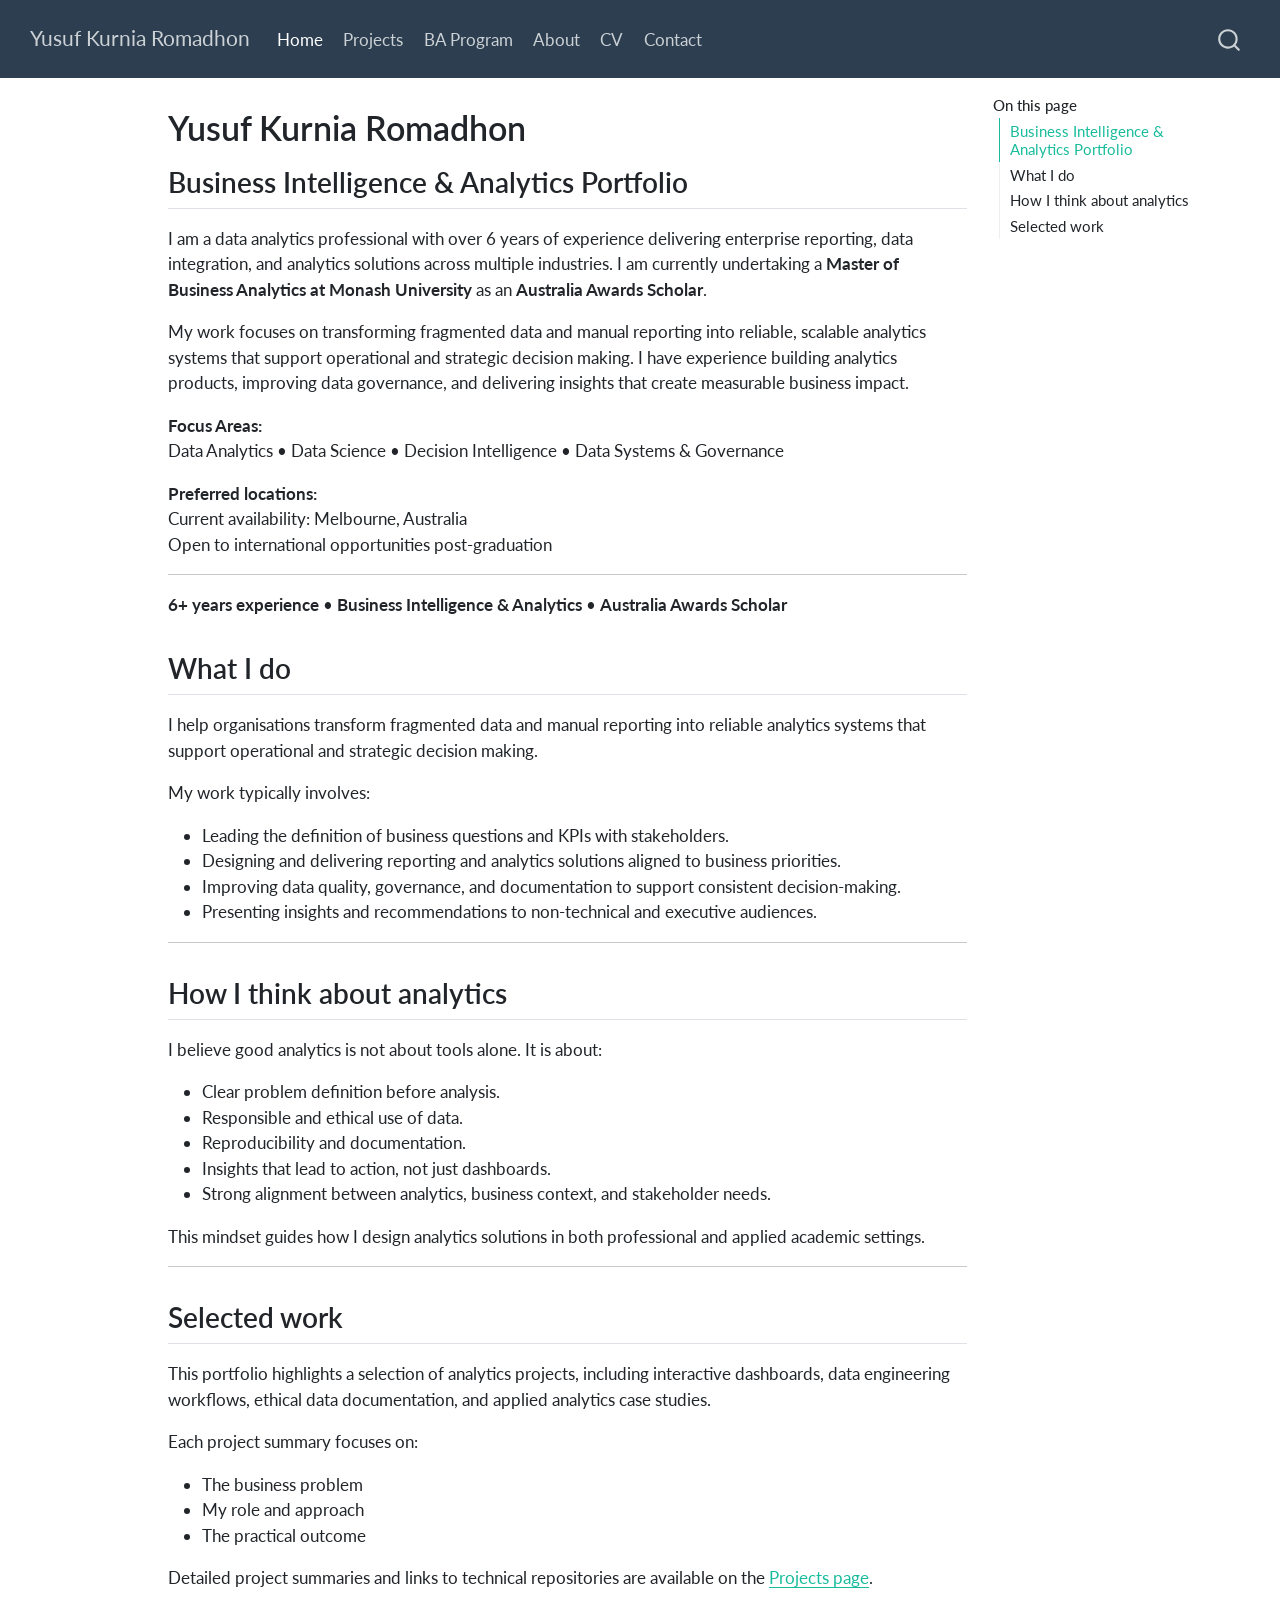
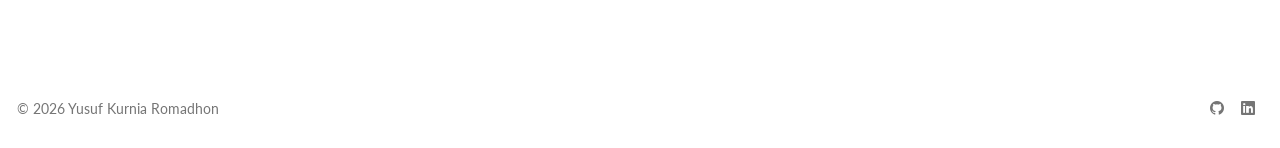
<file: docs/index.html>
<!DOCTYPE html>
<html xmlns="http://www.w3.org/1999/xhtml" lang="en" xml:lang="en"><head>

<meta charset="utf-8">
<meta name="generator" content="quarto-1.9.37">

<meta name="viewport" content="width=device-width, initial-scale=1.0, user-scalable=yes">


<title>Yusuf Kurnia Romadhon</title>
<style>
/* Default styles provided by pandoc.
** See https://pandoc.org/MANUAL.html#variables-for-html for config info.
*/
code{white-space: pre-wrap;}
span.smallcaps{font-variant: small-caps;}
div.columns{display: flex; gap: min(4vw, 1.5em);}
div.column{flex: auto; overflow-x: auto;}
div.hanging-indent{margin-left: 1.5em; text-indent: -1.5em;}
ul.task-list{list-style: none;}
ul.task-list li input[type="checkbox"] {
  width: 0.8em;
  margin: 0 0.8em 0.2em -1em; /* quarto-specific, see https://github.com/quarto-dev/quarto-cli/issues/4556 */ 
  vertical-align: middle;
}
</style>


<script src="site_libs/quarto-nav/quarto-nav.js"></script>
<script src="site_libs/quarto-nav/headroom.min.js"></script>
<script src="site_libs/clipboard/clipboard.min.js"></script>
<script src="site_libs/quarto-search/autocomplete.umd.js"></script>
<script src="site_libs/quarto-search/fuse.min.js"></script>
<script src="site_libs/quarto-search/quarto-search.js"></script>
<meta name="quarto:offset" content="./">
<script src="site_libs/quarto-html/quarto.js" type="module"></script>
<script src="site_libs/quarto-html/tabsets/tabsets.js" type="module"></script>
<script src="site_libs/quarto-html/popper.min.js"></script>
<script src="site_libs/quarto-html/tippy.umd.min.js"></script>
<script src="site_libs/quarto-html/anchor.min.js"></script>
<link href="site_libs/quarto-html/tippy.css" rel="stylesheet">
<link href="site_libs/quarto-html/quarto-syntax-highlighting-7f8f88aac4f3542376d5c11b86a4c14d.css" rel="stylesheet" id="quarto-text-highlighting-styles">
<script src="site_libs/bootstrap/bootstrap.min.js"></script>
<link href="site_libs/bootstrap/bootstrap-icons.css" rel="stylesheet">
<link href="site_libs/bootstrap/bootstrap-6b423f165eeea3787de40cb4f8e821c3.min.css" rel="stylesheet" append-hash="true" id="quarto-bootstrap" data-mode="light">
<script id="quarto-search-options" type="application/json">{
  "location": "navbar",
  "copy-button": false,
  "collapse-after": 3,
  "panel-placement": "end",
  "type": "overlay",
  "limit": 50,
  "keyboard-shortcut": [
    "f",
    "/",
    "s"
  ],
  "show-item-context": false,
  "language": {
    "search-no-results-text": "No results",
    "search-matching-documents-text": "matching documents",
    "search-copy-link-title": "Copy link to search",
    "search-hide-matches-text": "Hide additional matches",
    "search-more-match-text": "more match in this document",
    "search-more-matches-text": "more matches in this document",
    "search-clear-button-title": "Clear",
    "search-text-placeholder": "",
    "search-detached-cancel-button-title": "Cancel",
    "search-submit-button-title": "Submit",
    "search-label": "Search"
  }
}</script>
<style>html{ scroll-behavior: smooth; }</style>


</head>

<body class="nav-fixed quarto-light">

<div id="quarto-search-results"></div>
  <header id="quarto-header" class="headroom fixed-top">
    <nav class="navbar navbar-expand-lg " data-bs-theme="dark">
      <div class="navbar-container container-fluid">
      <div class="navbar-brand-container mx-auto">
    <a class="navbar-brand" href="./index.html">
    <span class="navbar-title">Yusuf Kurnia Romadhon</span>
    </a>
  </div>
            <div id="quarto-search" class="" title="Search"></div>
          <button class="navbar-toggler" type="button" data-bs-toggle="collapse" data-bs-target="#navbarCollapse" aria-controls="navbarCollapse" role="menu" aria-expanded="false" aria-label="Toggle navigation" onclick="if (window.quartoToggleHeadroom) { window.quartoToggleHeadroom(); }">
  <span class="navbar-toggler-icon"></span>
</button>
          <div class="collapse navbar-collapse" id="navbarCollapse">
            <ul class="navbar-nav navbar-nav-scroll me-auto">
  <li class="nav-item">
    <a class="nav-link active" href="./index.html" aria-current="page"> 
<span class="menu-text">Home</span></a>
  </li>  
  <li class="nav-item">
    <a class="nav-link" href="./projects.html"> 
<span class="menu-text">Projects</span></a>
  </li>  
  <li class="nav-item">
    <a class="nav-link" href="./asp.html"> 
<span class="menu-text">BA Program</span></a>
  </li>  
  <li class="nav-item">
    <a class="nav-link" href="./about.html"> 
<span class="menu-text">About</span></a>
  </li>  
  <li class="nav-item">
    <a class="nav-link" href="./cv.html"> 
<span class="menu-text">CV</span></a>
  </li>  
  <li class="nav-item">
    <a class="nav-link" href="./contact.html"> 
<span class="menu-text">Contact</span></a>
  </li>  
</ul>
          </div> <!-- /navcollapse -->
            <div class="quarto-navbar-tools">
</div>
      </div> <!-- /container-fluid -->
    </nav>
</header>
<!-- content -->
<div id="quarto-content" class="quarto-container page-columns page-rows-contents page-layout-article page-navbar">
<!-- sidebar -->
<!-- margin-sidebar -->
    <div id="quarto-margin-sidebar" class="sidebar margin-sidebar">
        <nav id="TOC" role="doc-toc" class="toc-active">
    <h2 id="toc-title">On this page</h2>
   
  <ul>
  <li><a href="#business-intelligence-analytics-portfolio" id="toc-business-intelligence-analytics-portfolio" class="nav-link active" data-scroll-target="#business-intelligence-analytics-portfolio">Business Intelligence &amp; Analytics Portfolio</a></li>
  <li><a href="#what-i-do" id="toc-what-i-do" class="nav-link" data-scroll-target="#what-i-do">What I do</a></li>
  <li><a href="#how-i-think-about-analytics" id="toc-how-i-think-about-analytics" class="nav-link" data-scroll-target="#how-i-think-about-analytics">How I think about analytics</a></li>
  <li><a href="#selected-work" id="toc-selected-work" class="nav-link" data-scroll-target="#selected-work">Selected work</a></li>
  </ul>
</nav>
    </div>
<!-- main -->
<main class="content" id="quarto-document-content">

<header id="title-block-header" class="quarto-title-block default">
<div class="quarto-title">
<h1 class="title">Yusuf Kurnia Romadhon</h1>
</div>



<div class="quarto-title-meta">

    
  
    
  </div>
  


</header>


<section id="business-intelligence-analytics-portfolio" class="level2">
<h2 class="anchored" data-anchor-id="business-intelligence-analytics-portfolio">Business Intelligence &amp; Analytics Portfolio</h2>
<p>I am a data analytics professional with over 6 years of experience delivering enterprise reporting, data integration, and analytics solutions across multiple industries. I am currently undertaking a <strong>Master of Business Analytics at Monash University</strong> as an <strong>Australia Awards Scholar</strong>.</p>
<p>My work focuses on transforming fragmented data and manual reporting into reliable, scalable analytics systems that support operational and strategic decision making. I have experience building analytics products, improving data governance, and delivering insights that create measurable business impact.</p>
<p><strong>Focus Areas:</strong><br>
Data Analytics • Data Science • Decision Intelligence • Data Systems &amp; Governance</p>
<p><strong>Preferred locations:</strong><br>
Current availability: Melbourne, Australia<br>
Open to international opportunities post-graduation</p>
<hr>
<p><strong>6+ years experience</strong> • <strong>Business Intelligence &amp; Analytics</strong> • <strong>Australia Awards Scholar</strong></p>
</section>
<section id="what-i-do" class="level2">
<h2 class="anchored" data-anchor-id="what-i-do">What I do</h2>
<p>I help organisations transform fragmented data and manual reporting into reliable analytics systems that support operational and strategic decision making.</p>
<p>My work typically involves:</p>
<ul>
<li>Leading the definition of business questions and KPIs with stakeholders.</li>
<li>Designing and delivering reporting and analytics solutions aligned to business priorities.</li>
<li>Improving data quality, governance, and documentation to support consistent decision-making.</li>
<li>Presenting insights and recommendations to non-technical and executive audiences.</li>
</ul>
<hr>
</section>
<section id="how-i-think-about-analytics" class="level2">
<h2 class="anchored" data-anchor-id="how-i-think-about-analytics">How I think about analytics</h2>
<p>I believe good analytics is not about tools alone. It is about:</p>
<ul>
<li>Clear problem definition before analysis.</li>
<li>Responsible and ethical use of data.</li>
<li>Reproducibility and documentation.</li>
<li>Insights that lead to action, not just dashboards.</li>
<li>Strong alignment between analytics, business context, and stakeholder needs.</li>
</ul>
<p>This mindset guides how I design analytics solutions in both professional and applied academic settings.</p>
<hr>
</section>
<section id="selected-work" class="level2">
<h2 class="anchored" data-anchor-id="selected-work">Selected work</h2>
<p>This portfolio highlights a selection of analytics projects, including interactive dashboards, data engineering workflows, ethical data documentation, and applied analytics case studies.</p>
<p>Each project summary focuses on:</p>
<ul>
<li>The business problem</li>
<li>My role and approach</li>
<li>The practical outcome</li>
</ul>
<p>Detailed project summaries and links to technical repositories are available on the <a href="projects.html">Projects page</a>.</p>


</section>

</main> <!-- /main -->
<script id="quarto-html-after-body" type="application/javascript">
  window.document.addEventListener("DOMContentLoaded", function (event) {
    const icon = "";
    const anchorJS = new window.AnchorJS();
    anchorJS.options = {
      placement: 'right',
      icon: icon
    };
    anchorJS.add('.anchored');
    const isCodeAnnotation = (el) => {
      for (const clz of el.classList) {
        if (clz.startsWith('code-annotation-')) {                     
          return true;
        }
      }
      return false;
    }
    const onCopySuccess = function(e) {
      // button target
      const button = e.trigger;
      // don't keep focus
      button.blur();
      // flash "checked"
      button.classList.add('code-copy-button-checked');
      var currentTitle = button.getAttribute("title");
      button.setAttribute("title", "Copied!");
      let tooltip;
      if (window.bootstrap) {
        button.setAttribute("data-bs-toggle", "tooltip");
        button.setAttribute("data-bs-placement", "left");
        button.setAttribute("data-bs-title", "Copied!");
        tooltip = new bootstrap.Tooltip(button, 
          { trigger: "manual", 
            customClass: "code-copy-button-tooltip",
            offset: [0, -8]});
        tooltip.show();    
      }
      setTimeout(function() {
        if (tooltip) {
          tooltip.hide();
          button.removeAttribute("data-bs-title");
          button.removeAttribute("data-bs-toggle");
          button.removeAttribute("data-bs-placement");
        }
        button.setAttribute("title", currentTitle);
        button.classList.remove('code-copy-button-checked');
      }, 1000);
      // clear code selection
      e.clearSelection();
    }
    const getTextToCopy = function(trigger) {
      const outerScaffold = trigger.parentElement.cloneNode(true);
      const codeEl = outerScaffold.querySelector('code');
      for (const childEl of codeEl.children) {
        if (isCodeAnnotation(childEl)) {
          childEl.remove();
        }
      }
      return codeEl.innerText;
    }
    const clipboard = new window.ClipboardJS('.code-copy-button:not([data-in-quarto-modal])', {
      text: getTextToCopy
    });
    clipboard.on('success', onCopySuccess);
    if (window.document.getElementById('quarto-embedded-source-code-modal')) {
      const clipboardModal = new window.ClipboardJS('.code-copy-button[data-in-quarto-modal]', {
        text: getTextToCopy,
        container: window.document.getElementById('quarto-embedded-source-code-modal')
      });
      clipboardModal.on('success', onCopySuccess);
    }
      var localhostRegex = new RegExp(/^(?:http|https):\/\/localhost\:?[0-9]*\//);
      var mailtoRegex = new RegExp(/^mailto:/);
        var filterRegex = new RegExp('/' + window.location.host + '/');
      var isInternal = (href) => {
          return filterRegex.test(href) || localhostRegex.test(href) || mailtoRegex.test(href);
      }
      // Inspect non-navigation links and adorn them if external
     var links = window.document.querySelectorAll('a[href]:not(.nav-link):not(.navbar-brand):not(.toc-action):not(.sidebar-link):not(.sidebar-item-toggle):not(.pagination-link):not(.no-external):not([aria-hidden]):not(.dropdown-item):not(.quarto-navigation-tool):not(.about-link)');
      for (var i=0; i<links.length; i++) {
        const link = links[i];
        if (!isInternal(link.href)) {
          // undo the damage that might have been done by quarto-nav.js in the case of
          // links that we want to consider external
          if (link.dataset.originalHref !== undefined) {
            link.href = link.dataset.originalHref;
          }
        }
      }
    function tippyHover(el, contentFn, onTriggerFn, onUntriggerFn) {
      const config = {
        allowHTML: true,
        maxWidth: 500,
        delay: 100,
        arrow: false,
        appendTo: function(el) {
            return el.parentElement;
        },
        interactive: true,
        interactiveBorder: 10,
        theme: 'quarto',
        placement: 'bottom-start',
      };
      if (contentFn) {
        config.content = contentFn;
      }
      if (onTriggerFn) {
        config.onTrigger = onTriggerFn;
      }
      if (onUntriggerFn) {
        config.onUntrigger = onUntriggerFn;
      }
      window.tippy(el, config); 
    }
    const noterefs = window.document.querySelectorAll('a[role="doc-noteref"]');
    for (var i=0; i<noterefs.length; i++) {
      const ref = noterefs[i];
      tippyHover(ref, function() {
        // use id or data attribute instead here
        let href = ref.getAttribute('data-footnote-href') || ref.getAttribute('href');
        try { href = new URL(href).hash; } catch {}
        const id = href.replace(/^#\/?/, "");
        const note = window.document.getElementById(id);
        if (note) {
          return note.innerHTML;
        } else {
          return "";
        }
      });
    }
    const xrefs = window.document.querySelectorAll('a.quarto-xref');
    const processXRef = (id, note) => {
      // Strip column container classes
      const stripColumnClz = (el) => {
        el.classList.remove("page-full", "page-columns");
        if (el.children) {
          for (const child of el.children) {
            stripColumnClz(child);
          }
        }
      }
      stripColumnClz(note)
      if (id === null || id.startsWith('sec-')) {
        // Special case sections, only their first couple elements
        const container = document.createElement("div");
        if (note.children && note.children.length > 2) {
          container.appendChild(note.children[0].cloneNode(true));
          for (let i = 1; i < note.children.length; i++) {
            const child = note.children[i];
            if (child.tagName === "P" && child.innerText === "") {
              continue;
            } else {
              container.appendChild(child.cloneNode(true));
              break;
            }
          }
          if (window.Quarto?.typesetMath) {
            window.Quarto.typesetMath(container);
          }
          return container.innerHTML
        } else {
          if (window.Quarto?.typesetMath) {
            window.Quarto.typesetMath(note);
          }
          return note.innerHTML;
        }
      } else {
        // Remove any anchor links if they are present
        const anchorLink = note.querySelector('a.anchorjs-link');
        if (anchorLink) {
          anchorLink.remove();
        }
        if (window.Quarto?.typesetMath) {
          window.Quarto.typesetMath(note);
        }
        if (note.classList.contains("callout")) {
          return note.outerHTML;
        } else {
          return note.innerHTML;
        }
      }
    }
    for (var i=0; i<xrefs.length; i++) {
      const xref = xrefs[i];
      tippyHover(xref, undefined, function(instance) {
        instance.disable();
        let url = xref.getAttribute('href');
        let hash = undefined; 
        if (url.startsWith('#')) {
          hash = url;
        } else {
          try { hash = new URL(url).hash; } catch {}
        }
        if (hash) {
          const id = hash.replace(/^#\/?/, "");
          const note = window.document.getElementById(id);
          if (note !== null) {
            try {
              const html = processXRef(id, note.cloneNode(true));
              instance.setContent(html);
            } finally {
              instance.enable();
              instance.show();
            }
          } else {
            // See if we can fetch this
            fetch(url.split('#')[0])
            .then(res => res.text())
            .then(html => {
              const parser = new DOMParser();
              const htmlDoc = parser.parseFromString(html, "text/html");
              const note = htmlDoc.getElementById(id);
              if (note !== null) {
                const html = processXRef(id, note);
                instance.setContent(html);
              } 
            }).finally(() => {
              instance.enable();
              instance.show();
            });
          }
        } else {
          // See if we can fetch a full url (with no hash to target)
          // This is a special case and we should probably do some content thinning / targeting
          fetch(url)
          .then(res => res.text())
          .then(html => {
            const parser = new DOMParser();
            const htmlDoc = parser.parseFromString(html, "text/html");
            const note = htmlDoc.querySelector('main.content');
            if (note !== null) {
              // This should only happen for chapter cross references
              // (since there is no id in the URL)
              // remove the first header
              if (note.children.length > 0 && note.children[0].tagName === "HEADER") {
                note.children[0].remove();
              }
              const html = processXRef(null, note);
              instance.setContent(html);
            } 
          }).finally(() => {
            instance.enable();
            instance.show();
          });
        }
      }, function(instance) {
      });
    }
        let selectedAnnoteEl;
        const selectorForAnnotation = ( cell, annotation) => {
          let cellAttr = 'data-code-cell="' + cell + '"';
          let lineAttr = 'data-code-annotation="' +  annotation + '"';
          const selector = 'span[' + cellAttr + '][' + lineAttr + ']';
          return selector;
        }
        const selectCodeLines = (annoteEl) => {
          const doc = window.document;
          const targetCell = annoteEl.getAttribute("data-target-cell");
          const targetAnnotation = annoteEl.getAttribute("data-target-annotation");
          const annoteSpan = window.document.querySelector(selectorForAnnotation(targetCell, targetAnnotation));
          const lines = annoteSpan.getAttribute("data-code-lines").split(",");
          const lineIds = lines.map((line) => {
            return targetCell + "-" + line;
          })
          let top = null;
          let height = null;
          let parent = null;
          if (lineIds.length > 0) {
              //compute the position of the single el (top and bottom and make a div)
              const el = window.document.getElementById(lineIds[0]);
              top = el.offsetTop;
              height = el.offsetHeight;
              parent = el.parentElement.parentElement;
            if (lineIds.length > 1) {
              const lastEl = window.document.getElementById(lineIds[lineIds.length - 1]);
              const bottom = lastEl.offsetTop + lastEl.offsetHeight;
              height = bottom - top;
            }
            if (top !== null && height !== null && parent !== null) {
              // cook up a div (if necessary) and position it 
              let div = window.document.getElementById("code-annotation-line-highlight");
              if (div === null) {
                div = window.document.createElement("div");
                div.setAttribute("id", "code-annotation-line-highlight");
                div.style.position = 'absolute';
                parent.appendChild(div);
              }
              div.style.top = top - 2 + "px";
              div.style.height = height + 4 + "px";
              div.style.left = 0;
              let gutterDiv = window.document.getElementById("code-annotation-line-highlight-gutter");
              if (gutterDiv === null) {
                gutterDiv = window.document.createElement("div");
                gutterDiv.setAttribute("id", "code-annotation-line-highlight-gutter");
                gutterDiv.style.position = 'absolute';
                const codeCell = window.document.getElementById(targetCell);
                const gutter = codeCell.querySelector('.code-annotation-gutter');
                gutter.appendChild(gutterDiv);
              }
              gutterDiv.style.top = top - 2 + "px";
              gutterDiv.style.height = height + 4 + "px";
            }
            selectedAnnoteEl = annoteEl;
          }
        };
        const unselectCodeLines = () => {
          const elementsIds = ["code-annotation-line-highlight", "code-annotation-line-highlight-gutter"];
          elementsIds.forEach((elId) => {
            const div = window.document.getElementById(elId);
            if (div) {
              div.remove();
            }
          });
          selectedAnnoteEl = undefined;
        };
          // Handle positioning of the toggle
      window.addEventListener(
        "resize",
        throttle(() => {
          elRect = undefined;
          if (selectedAnnoteEl) {
            selectCodeLines(selectedAnnoteEl);
          }
        }, 10)
      );
      function throttle(fn, ms) {
      let throttle = false;
      let timer;
        return (...args) => {
          if(!throttle) { // first call gets through
              fn.apply(this, args);
              throttle = true;
          } else { // all the others get throttled
              if(timer) clearTimeout(timer); // cancel #2
              timer = setTimeout(() => {
                fn.apply(this, args);
                timer = throttle = false;
              }, ms);
          }
        };
      }
        // Attach click handler to the DT
        const annoteDls = window.document.querySelectorAll('dt[data-target-cell]');
        for (const annoteDlNode of annoteDls) {
          annoteDlNode.addEventListener('click', (event) => {
            const clickedEl = event.target;
            if (clickedEl !== selectedAnnoteEl) {
              unselectCodeLines();
              const activeEl = window.document.querySelector('dt[data-target-cell].code-annotation-active');
              if (activeEl) {
                activeEl.classList.remove('code-annotation-active');
              }
              selectCodeLines(clickedEl);
              clickedEl.classList.add('code-annotation-active');
            } else {
              // Unselect the line
              unselectCodeLines();
              clickedEl.classList.remove('code-annotation-active');
            }
          });
        }
    const findCites = (el) => {
      const parentEl = el.parentElement;
      if (parentEl) {
        const cites = parentEl.dataset.cites;
        if (cites) {
          return {
            el,
            cites: cites.split(' ')
          };
        } else {
          return findCites(el.parentElement)
        }
      } else {
        return undefined;
      }
    };
    var bibliorefs = window.document.querySelectorAll('a[role="doc-biblioref"]');
    for (var i=0; i<bibliorefs.length; i++) {
      const ref = bibliorefs[i];
      const citeInfo = findCites(ref);
      if (citeInfo) {
        tippyHover(citeInfo.el, function() {
          var popup = window.document.createElement('div');
          citeInfo.cites.forEach(function(cite) {
            var citeDiv = window.document.createElement('div');
            citeDiv.classList.add('hanging-indent');
            citeDiv.classList.add('csl-entry');
            var biblioDiv = window.document.getElementById('ref-' + cite);
            if (biblioDiv) {
              citeDiv.innerHTML = biblioDiv.innerHTML;
            }
            popup.appendChild(citeDiv);
          });
          return popup.innerHTML;
        });
      }
    }
  });
  </script>
</div> <!-- /content -->
<footer class="footer">
  <div class="nav-footer">
    <div class="nav-footer-left">
<p>© 2026 Yusuf Kurnia Romadhon</p>
</div>   
    <div class="nav-footer-center">
      &nbsp;
    </div>
    <div class="nav-footer-right">
      <ul class="footer-items list-unstyled">
    <li class="nav-item compact">
    <a class="nav-link" href="https://github.com/yusufkurniar">
      <i class="bi bi-github" role="img">
</i> 
    </a>
  </li>  
    <li class="nav-item compact">
    <a class="nav-link" href="https://www.linkedin.com/in/yusuf-kurnia-romadhon-842049118">
      <i class="bi bi-linkedin" role="img">
</i> 
    </a>
  </li>  
</ul>
    </div>
  </div>
</footer>




<script src="site_libs/quarto-html/zenscroll-min.js"></script>
</body></html>
</file>
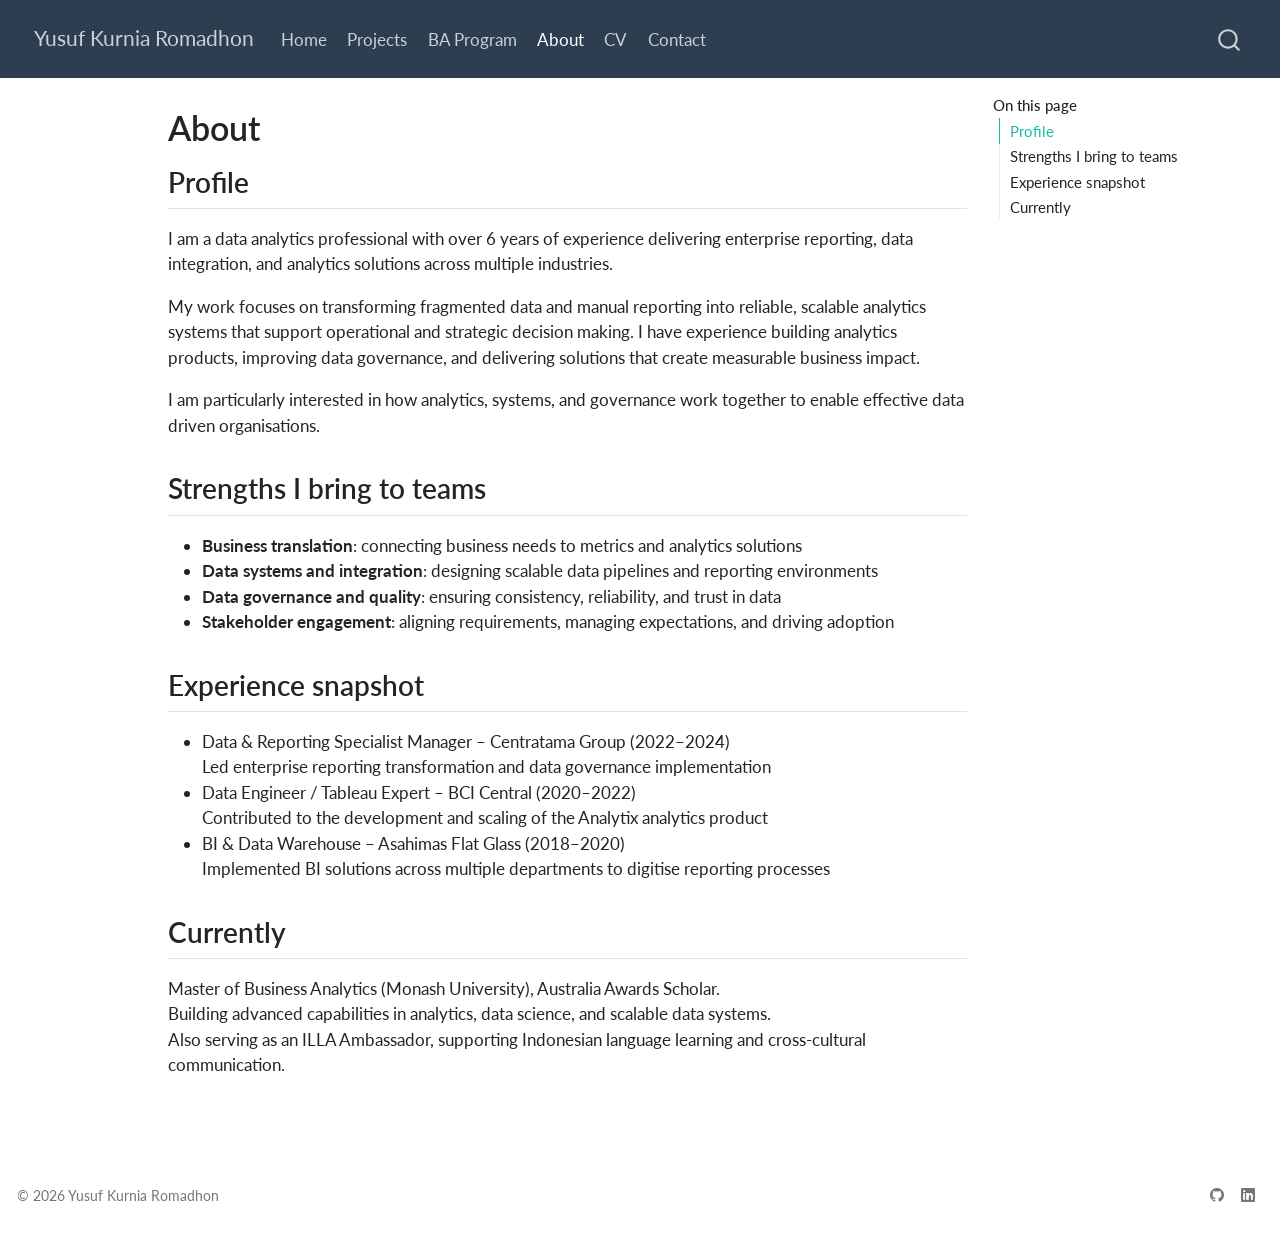
<file: docs/about.html>
<!DOCTYPE html>
<html xmlns="http://www.w3.org/1999/xhtml" lang="en" xml:lang="en"><head>

<meta charset="utf-8">
<meta name="generator" content="quarto-1.8.25">

<meta name="viewport" content="width=device-width, initial-scale=1.0, user-scalable=yes">


<title>About – Yusuf Kurnia Romadhon</title>
<style>
code{white-space: pre-wrap;}
span.smallcaps{font-variant: small-caps;}
div.columns{display: flex; gap: min(4vw, 1.5em);}
div.column{flex: auto; overflow-x: auto;}
div.hanging-indent{margin-left: 1.5em; text-indent: -1.5em;}
ul.task-list{list-style: none;}
ul.task-list li input[type="checkbox"] {
  width: 0.8em;
  margin: 0 0.8em 0.2em -1em; /* quarto-specific, see https://github.com/quarto-dev/quarto-cli/issues/4556 */ 
  vertical-align: middle;
}
</style>


<script src="site_libs/quarto-nav/quarto-nav.js"></script>
<script src="site_libs/quarto-nav/headroom.min.js"></script>
<script src="site_libs/clipboard/clipboard.min.js"></script>
<script src="site_libs/quarto-search/autocomplete.umd.js"></script>
<script src="site_libs/quarto-search/fuse.min.js"></script>
<script src="site_libs/quarto-search/quarto-search.js"></script>
<meta name="quarto:offset" content="./">
<script src="site_libs/quarto-html/quarto.js" type="module"></script>
<script src="site_libs/quarto-html/tabsets/tabsets.js" type="module"></script>
<script src="site_libs/quarto-html/axe/axe-check.js" type="module"></script>
<script src="site_libs/quarto-html/popper.min.js"></script>
<script src="site_libs/quarto-html/tippy.umd.min.js"></script>
<script src="site_libs/quarto-html/anchor.min.js"></script>
<link href="site_libs/quarto-html/tippy.css" rel="stylesheet">
<link href="site_libs/quarto-html/quarto-syntax-highlighting-7b89279ff1a6dce999919e0e67d4d9ec.css" rel="stylesheet" id="quarto-text-highlighting-styles">
<script src="site_libs/bootstrap/bootstrap.min.js"></script>
<link href="site_libs/bootstrap/bootstrap-icons.css" rel="stylesheet">
<link href="site_libs/bootstrap/bootstrap-ffa9a6279353761231ec249df0a7fdd3.min.css" rel="stylesheet" append-hash="true" id="quarto-bootstrap" data-mode="light">
<script id="quarto-search-options" type="application/json">{
  "location": "navbar",
  "copy-button": false,
  "collapse-after": 3,
  "panel-placement": "end",
  "type": "overlay",
  "limit": 50,
  "keyboard-shortcut": [
    "f",
    "/",
    "s"
  ],
  "show-item-context": false,
  "language": {
    "search-no-results-text": "No results",
    "search-matching-documents-text": "matching documents",
    "search-copy-link-title": "Copy link to search",
    "search-hide-matches-text": "Hide additional matches",
    "search-more-match-text": "more match in this document",
    "search-more-matches-text": "more matches in this document",
    "search-clear-button-title": "Clear",
    "search-text-placeholder": "",
    "search-detached-cancel-button-title": "Cancel",
    "search-submit-button-title": "Submit",
    "search-label": "Search"
  }
}</script>
<style>html{ scroll-behavior: smooth; }</style>


</head>

<body class="nav-fixed quarto-light">

<div id="quarto-search-results"></div>
  <header id="quarto-header" class="headroom fixed-top">
    <nav class="navbar navbar-expand-lg " data-bs-theme="dark">
      <div class="navbar-container container-fluid">
      <div class="navbar-brand-container mx-auto">
    <a href="./index.html" class="navbar-brand navbar-brand-logo">
    </a>
    <a class="navbar-brand" href="./index.html">
    <span class="navbar-title">Yusuf Kurnia Romadhon</span>
    </a>
  </div>
            <div id="quarto-search" class="" title="Search"></div>
          <button class="navbar-toggler" type="button" data-bs-toggle="collapse" data-bs-target="#navbarCollapse" aria-controls="navbarCollapse" role="menu" aria-expanded="false" aria-label="Toggle navigation" onclick="if (window.quartoToggleHeadroom) { window.quartoToggleHeadroom(); }">
  <span class="navbar-toggler-icon"></span>
</button>
          <div class="collapse navbar-collapse" id="navbarCollapse">
            <ul class="navbar-nav navbar-nav-scroll me-auto">
  <li class="nav-item">
    <a class="nav-link" href="./index.html"> 
<span class="menu-text">Home</span></a>
  </li>  
  <li class="nav-item">
    <a class="nav-link" href="./projects.html"> 
<span class="menu-text">Projects</span></a>
  </li>  
  <li class="nav-item">
    <a class="nav-link" href="./asp.html"> 
<span class="menu-text">BA Program</span></a>
  </li>  
  <li class="nav-item">
    <a class="nav-link active" href="./about.html" aria-current="page"> 
<span class="menu-text">About</span></a>
  </li>  
  <li class="nav-item">
    <a class="nav-link" href="./cv.html"> 
<span class="menu-text">CV</span></a>
  </li>  
  <li class="nav-item">
    <a class="nav-link" href="./contact.html"> 
<span class="menu-text">Contact</span></a>
  </li>  
</ul>
          </div> <!-- /navcollapse -->
            <div class="quarto-navbar-tools">
</div>
      </div> <!-- /container-fluid -->
    </nav>
</header>
<!-- content -->
<div id="quarto-content" class="quarto-container page-columns page-rows-contents page-layout-article page-navbar">
<!-- sidebar -->
<!-- margin-sidebar -->
    <div id="quarto-margin-sidebar" class="sidebar margin-sidebar">
        <nav id="TOC" role="doc-toc" class="toc-active">
    <h2 id="toc-title">On this page</h2>
   
  <ul>
  <li><a href="#profile" id="toc-profile" class="nav-link active" data-scroll-target="#profile">Profile</a></li>
  <li><a href="#strengths-i-bring-to-teams" id="toc-strengths-i-bring-to-teams" class="nav-link" data-scroll-target="#strengths-i-bring-to-teams">Strengths I bring to teams</a></li>
  <li><a href="#experience-snapshot" id="toc-experience-snapshot" class="nav-link" data-scroll-target="#experience-snapshot">Experience snapshot</a></li>
  <li><a href="#currently" id="toc-currently" class="nav-link" data-scroll-target="#currently">Currently</a></li>
  </ul>
</nav>
    </div>
<!-- main -->
<main class="content" id="quarto-document-content">

<header id="title-block-header" class="quarto-title-block default">
<div class="quarto-title">
<h1 class="title">About</h1>
</div>



<div class="quarto-title-meta">

    
  
    
  </div>
  


</header>


<section id="profile" class="level2">
<h2 class="anchored" data-anchor-id="profile">Profile</h2>
<p>I am a data analytics professional with over 6 years of experience delivering enterprise reporting, data integration, and analytics solutions across multiple industries.</p>
<p>My work focuses on transforming fragmented data and manual reporting into reliable, scalable analytics systems that support operational and strategic decision making. I have experience building analytics products, improving data governance, and delivering solutions that create measurable business impact.</p>
<p>I am particularly interested in how analytics, systems, and governance work together to enable effective data driven organisations.</p>
</section>
<section id="strengths-i-bring-to-teams" class="level2">
<h2 class="anchored" data-anchor-id="strengths-i-bring-to-teams">Strengths I bring to teams</h2>
<ul>
<li><strong>Business translation</strong>: connecting business needs to metrics and analytics solutions<br>
</li>
<li><strong>Data systems and integration</strong>: designing scalable data pipelines and reporting environments<br>
</li>
<li><strong>Data governance and quality</strong>: ensuring consistency, reliability, and trust in data<br>
</li>
<li><strong>Stakeholder engagement</strong>: aligning requirements, managing expectations, and driving adoption</li>
</ul>
</section>
<section id="experience-snapshot" class="level2">
<h2 class="anchored" data-anchor-id="experience-snapshot">Experience snapshot</h2>
<ul>
<li>Data &amp; Reporting Specialist Manager – Centratama Group (2022–2024)<br>
Led enterprise reporting transformation and data governance implementation<br>
</li>
<li>Data Engineer / Tableau Expert – BCI Central (2020–2022)<br>
Contributed to the development and scaling of the Analytix analytics product<br>
</li>
<li>BI &amp; Data Warehouse – Asahimas Flat Glass (2018–2020)<br>
Implemented BI solutions across multiple departments to digitise reporting processes</li>
</ul>
</section>
<section id="currently" class="level2">
<h2 class="anchored" data-anchor-id="currently">Currently</h2>
<p>Master of Business Analytics (Monash University), Australia Awards Scholar.<br>
Building advanced capabilities in analytics, data science, and scalable data systems.<br>
Also serving as an ILLA Ambassador, supporting Indonesian language learning and cross-cultural communication.</p>


</section>

</main> <!-- /main -->
<script id="quarto-html-after-body" type="application/javascript">
  window.document.addEventListener("DOMContentLoaded", function (event) {
    const icon = "";
    const anchorJS = new window.AnchorJS();
    anchorJS.options = {
      placement: 'right',
      icon: icon
    };
    anchorJS.add('.anchored');
    const isCodeAnnotation = (el) => {
      for (const clz of el.classList) {
        if (clz.startsWith('code-annotation-')) {                     
          return true;
        }
      }
      return false;
    }
    const onCopySuccess = function(e) {
      // button target
      const button = e.trigger;
      // don't keep focus
      button.blur();
      // flash "checked"
      button.classList.add('code-copy-button-checked');
      var currentTitle = button.getAttribute("title");
      button.setAttribute("title", "Copied!");
      let tooltip;
      if (window.bootstrap) {
        button.setAttribute("data-bs-toggle", "tooltip");
        button.setAttribute("data-bs-placement", "left");
        button.setAttribute("data-bs-title", "Copied!");
        tooltip = new bootstrap.Tooltip(button, 
          { trigger: "manual", 
            customClass: "code-copy-button-tooltip",
            offset: [0, -8]});
        tooltip.show();    
      }
      setTimeout(function() {
        if (tooltip) {
          tooltip.hide();
          button.removeAttribute("data-bs-title");
          button.removeAttribute("data-bs-toggle");
          button.removeAttribute("data-bs-placement");
        }
        button.setAttribute("title", currentTitle);
        button.classList.remove('code-copy-button-checked');
      }, 1000);
      // clear code selection
      e.clearSelection();
    }
    const getTextToCopy = function(trigger) {
      const outerScaffold = trigger.parentElement.cloneNode(true);
      const codeEl = outerScaffold.querySelector('code');
      for (const childEl of codeEl.children) {
        if (isCodeAnnotation(childEl)) {
          childEl.remove();
        }
      }
      return codeEl.innerText;
    }
    const clipboard = new window.ClipboardJS('.code-copy-button:not([data-in-quarto-modal])', {
      text: getTextToCopy
    });
    clipboard.on('success', onCopySuccess);
    if (window.document.getElementById('quarto-embedded-source-code-modal')) {
      const clipboardModal = new window.ClipboardJS('.code-copy-button[data-in-quarto-modal]', {
        text: getTextToCopy,
        container: window.document.getElementById('quarto-embedded-source-code-modal')
      });
      clipboardModal.on('success', onCopySuccess);
    }
      var localhostRegex = new RegExp(/^(?:http|https):\/\/localhost\:?[0-9]*\//);
      var mailtoRegex = new RegExp(/^mailto:/);
        var filterRegex = new RegExp('/' + window.location.host + '/');
      var isInternal = (href) => {
          return filterRegex.test(href) || localhostRegex.test(href) || mailtoRegex.test(href);
      }
      // Inspect non-navigation links and adorn them if external
     var links = window.document.querySelectorAll('a[href]:not(.nav-link):not(.navbar-brand):not(.toc-action):not(.sidebar-link):not(.sidebar-item-toggle):not(.pagination-link):not(.no-external):not([aria-hidden]):not(.dropdown-item):not(.quarto-navigation-tool):not(.about-link)');
      for (var i=0; i<links.length; i++) {
        const link = links[i];
        if (!isInternal(link.href)) {
          // undo the damage that might have been done by quarto-nav.js in the case of
          // links that we want to consider external
          if (link.dataset.originalHref !== undefined) {
            link.href = link.dataset.originalHref;
          }
        }
      }
    function tippyHover(el, contentFn, onTriggerFn, onUntriggerFn) {
      const config = {
        allowHTML: true,
        maxWidth: 500,
        delay: 100,
        arrow: false,
        appendTo: function(el) {
            return el.parentElement;
        },
        interactive: true,
        interactiveBorder: 10,
        theme: 'quarto',
        placement: 'bottom-start',
      };
      if (contentFn) {
        config.content = contentFn;
      }
      if (onTriggerFn) {
        config.onTrigger = onTriggerFn;
      }
      if (onUntriggerFn) {
        config.onUntrigger = onUntriggerFn;
      }
      window.tippy(el, config); 
    }
    const noterefs = window.document.querySelectorAll('a[role="doc-noteref"]');
    for (var i=0; i<noterefs.length; i++) {
      const ref = noterefs[i];
      tippyHover(ref, function() {
        // use id or data attribute instead here
        let href = ref.getAttribute('data-footnote-href') || ref.getAttribute('href');
        try { href = new URL(href).hash; } catch {}
        const id = href.replace(/^#\/?/, "");
        const note = window.document.getElementById(id);
        if (note) {
          return note.innerHTML;
        } else {
          return "";
        }
      });
    }
    const xrefs = window.document.querySelectorAll('a.quarto-xref');
    const processXRef = (id, note) => {
      // Strip column container classes
      const stripColumnClz = (el) => {
        el.classList.remove("page-full", "page-columns");
        if (el.children) {
          for (const child of el.children) {
            stripColumnClz(child);
          }
        }
      }
      stripColumnClz(note)
      if (id === null || id.startsWith('sec-')) {
        // Special case sections, only their first couple elements
        const container = document.createElement("div");
        if (note.children && note.children.length > 2) {
          container.appendChild(note.children[0].cloneNode(true));
          for (let i = 1; i < note.children.length; i++) {
            const child = note.children[i];
            if (child.tagName === "P" && child.innerText === "") {
              continue;
            } else {
              container.appendChild(child.cloneNode(true));
              break;
            }
          }
          if (window.Quarto?.typesetMath) {
            window.Quarto.typesetMath(container);
          }
          return container.innerHTML
        } else {
          if (window.Quarto?.typesetMath) {
            window.Quarto.typesetMath(note);
          }
          return note.innerHTML;
        }
      } else {
        // Remove any anchor links if they are present
        const anchorLink = note.querySelector('a.anchorjs-link');
        if (anchorLink) {
          anchorLink.remove();
        }
        if (window.Quarto?.typesetMath) {
          window.Quarto.typesetMath(note);
        }
        if (note.classList.contains("callout")) {
          return note.outerHTML;
        } else {
          return note.innerHTML;
        }
      }
    }
    for (var i=0; i<xrefs.length; i++) {
      const xref = xrefs[i];
      tippyHover(xref, undefined, function(instance) {
        instance.disable();
        let url = xref.getAttribute('href');
        let hash = undefined; 
        if (url.startsWith('#')) {
          hash = url;
        } else {
          try { hash = new URL(url).hash; } catch {}
        }
        if (hash) {
          const id = hash.replace(/^#\/?/, "");
          const note = window.document.getElementById(id);
          if (note !== null) {
            try {
              const html = processXRef(id, note.cloneNode(true));
              instance.setContent(html);
            } finally {
              instance.enable();
              instance.show();
            }
          } else {
            // See if we can fetch this
            fetch(url.split('#')[0])
            .then(res => res.text())
            .then(html => {
              const parser = new DOMParser();
              const htmlDoc = parser.parseFromString(html, "text/html");
              const note = htmlDoc.getElementById(id);
              if (note !== null) {
                const html = processXRef(id, note);
                instance.setContent(html);
              } 
            }).finally(() => {
              instance.enable();
              instance.show();
            });
          }
        } else {
          // See if we can fetch a full url (with no hash to target)
          // This is a special case and we should probably do some content thinning / targeting
          fetch(url)
          .then(res => res.text())
          .then(html => {
            const parser = new DOMParser();
            const htmlDoc = parser.parseFromString(html, "text/html");
            const note = htmlDoc.querySelector('main.content');
            if (note !== null) {
              // This should only happen for chapter cross references
              // (since there is no id in the URL)
              // remove the first header
              if (note.children.length > 0 && note.children[0].tagName === "HEADER") {
                note.children[0].remove();
              }
              const html = processXRef(null, note);
              instance.setContent(html);
            } 
          }).finally(() => {
            instance.enable();
            instance.show();
          });
        }
      }, function(instance) {
      });
    }
        let selectedAnnoteEl;
        const selectorForAnnotation = ( cell, annotation) => {
          let cellAttr = 'data-code-cell="' + cell + '"';
          let lineAttr = 'data-code-annotation="' +  annotation + '"';
          const selector = 'span[' + cellAttr + '][' + lineAttr + ']';
          return selector;
        }
        const selectCodeLines = (annoteEl) => {
          const doc = window.document;
          const targetCell = annoteEl.getAttribute("data-target-cell");
          const targetAnnotation = annoteEl.getAttribute("data-target-annotation");
          const annoteSpan = window.document.querySelector(selectorForAnnotation(targetCell, targetAnnotation));
          const lines = annoteSpan.getAttribute("data-code-lines").split(",");
          const lineIds = lines.map((line) => {
            return targetCell + "-" + line;
          })
          let top = null;
          let height = null;
          let parent = null;
          if (lineIds.length > 0) {
              //compute the position of the single el (top and bottom and make a div)
              const el = window.document.getElementById(lineIds[0]);
              top = el.offsetTop;
              height = el.offsetHeight;
              parent = el.parentElement.parentElement;
            if (lineIds.length > 1) {
              const lastEl = window.document.getElementById(lineIds[lineIds.length - 1]);
              const bottom = lastEl.offsetTop + lastEl.offsetHeight;
              height = bottom - top;
            }
            if (top !== null && height !== null && parent !== null) {
              // cook up a div (if necessary) and position it 
              let div = window.document.getElementById("code-annotation-line-highlight");
              if (div === null) {
                div = window.document.createElement("div");
                div.setAttribute("id", "code-annotation-line-highlight");
                div.style.position = 'absolute';
                parent.appendChild(div);
              }
              div.style.top = top - 2 + "px";
              div.style.height = height + 4 + "px";
              div.style.left = 0;
              let gutterDiv = window.document.getElementById("code-annotation-line-highlight-gutter");
              if (gutterDiv === null) {
                gutterDiv = window.document.createElement("div");
                gutterDiv.setAttribute("id", "code-annotation-line-highlight-gutter");
                gutterDiv.style.position = 'absolute';
                const codeCell = window.document.getElementById(targetCell);
                const gutter = codeCell.querySelector('.code-annotation-gutter');
                gutter.appendChild(gutterDiv);
              }
              gutterDiv.style.top = top - 2 + "px";
              gutterDiv.style.height = height + 4 + "px";
            }
            selectedAnnoteEl = annoteEl;
          }
        };
        const unselectCodeLines = () => {
          const elementsIds = ["code-annotation-line-highlight", "code-annotation-line-highlight-gutter"];
          elementsIds.forEach((elId) => {
            const div = window.document.getElementById(elId);
            if (div) {
              div.remove();
            }
          });
          selectedAnnoteEl = undefined;
        };
          // Handle positioning of the toggle
      window.addEventListener(
        "resize",
        throttle(() => {
          elRect = undefined;
          if (selectedAnnoteEl) {
            selectCodeLines(selectedAnnoteEl);
          }
        }, 10)
      );
      function throttle(fn, ms) {
      let throttle = false;
      let timer;
        return (...args) => {
          if(!throttle) { // first call gets through
              fn.apply(this, args);
              throttle = true;
          } else { // all the others get throttled
              if(timer) clearTimeout(timer); // cancel #2
              timer = setTimeout(() => {
                fn.apply(this, args);
                timer = throttle = false;
              }, ms);
          }
        };
      }
        // Attach click handler to the DT
        const annoteDls = window.document.querySelectorAll('dt[data-target-cell]');
        for (const annoteDlNode of annoteDls) {
          annoteDlNode.addEventListener('click', (event) => {
            const clickedEl = event.target;
            if (clickedEl !== selectedAnnoteEl) {
              unselectCodeLines();
              const activeEl = window.document.querySelector('dt[data-target-cell].code-annotation-active');
              if (activeEl) {
                activeEl.classList.remove('code-annotation-active');
              }
              selectCodeLines(clickedEl);
              clickedEl.classList.add('code-annotation-active');
            } else {
              // Unselect the line
              unselectCodeLines();
              clickedEl.classList.remove('code-annotation-active');
            }
          });
        }
    const findCites = (el) => {
      const parentEl = el.parentElement;
      if (parentEl) {
        const cites = parentEl.dataset.cites;
        if (cites) {
          return {
            el,
            cites: cites.split(' ')
          };
        } else {
          return findCites(el.parentElement)
        }
      } else {
        return undefined;
      }
    };
    var bibliorefs = window.document.querySelectorAll('a[role="doc-biblioref"]');
    for (var i=0; i<bibliorefs.length; i++) {
      const ref = bibliorefs[i];
      const citeInfo = findCites(ref);
      if (citeInfo) {
        tippyHover(citeInfo.el, function() {
          var popup = window.document.createElement('div');
          citeInfo.cites.forEach(function(cite) {
            var citeDiv = window.document.createElement('div');
            citeDiv.classList.add('hanging-indent');
            citeDiv.classList.add('csl-entry');
            var biblioDiv = window.document.getElementById('ref-' + cite);
            if (biblioDiv) {
              citeDiv.innerHTML = biblioDiv.innerHTML;
            }
            popup.appendChild(citeDiv);
          });
          return popup.innerHTML;
        });
      }
    }
  });
  </script>
</div> <!-- /content -->
<footer class="footer">
  <div class="nav-footer">
    <div class="nav-footer-left">
<p>© 2026 Yusuf Kurnia Romadhon</p>
</div>   
    <div class="nav-footer-center">
      &nbsp;
    </div>
    <div class="nav-footer-right">
      <ul class="footer-items list-unstyled">
    <li class="nav-item compact">
    <a class="nav-link" href="https://github.com/yusufkurniar">
      <i class="bi bi-github" role="img">
</i> 
    </a>
  </li>  
    <li class="nav-item compact">
    <a class="nav-link" href="https://www.linkedin.com/in/yusuf-kurnia-romadhon-842049118">
      <i class="bi bi-linkedin" role="img">
</i> 
    </a>
  </li>  
</ul>
    </div>
  </div>
</footer>




<script src="site_libs/quarto-html/zenscroll-min.js"></script>
</body></html>
</file>
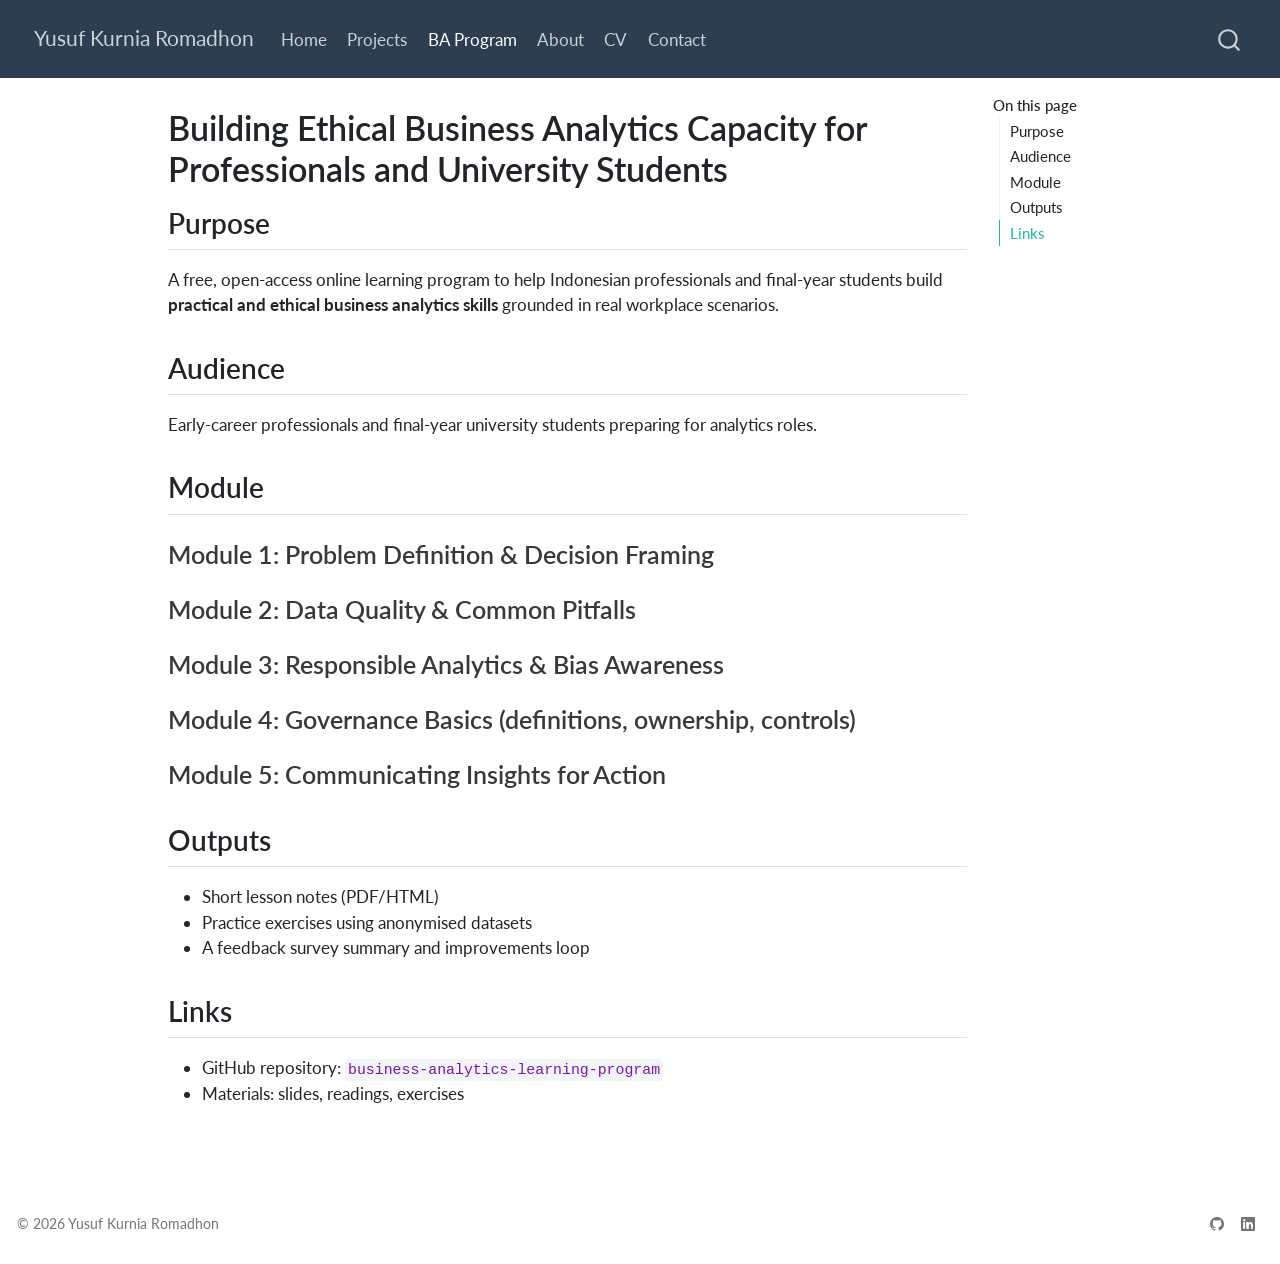
<file: docs/asp.html>
<!DOCTYPE html>
<html xmlns="http://www.w3.org/1999/xhtml" lang="en" xml:lang="en"><head>

<meta charset="utf-8">
<meta name="generator" content="quarto-1.8.25">

<meta name="viewport" content="width=device-width, initial-scale=1.0, user-scalable=yes">


<title>Building Ethical Business Analytics Capacity for Professionals and University Students – Yusuf Kurnia Romadhon</title>
<style>
code{white-space: pre-wrap;}
span.smallcaps{font-variant: small-caps;}
div.columns{display: flex; gap: min(4vw, 1.5em);}
div.column{flex: auto; overflow-x: auto;}
div.hanging-indent{margin-left: 1.5em; text-indent: -1.5em;}
ul.task-list{list-style: none;}
ul.task-list li input[type="checkbox"] {
  width: 0.8em;
  margin: 0 0.8em 0.2em -1em; /* quarto-specific, see https://github.com/quarto-dev/quarto-cli/issues/4556 */ 
  vertical-align: middle;
}
</style>


<script src="site_libs/quarto-nav/quarto-nav.js"></script>
<script src="site_libs/quarto-nav/headroom.min.js"></script>
<script src="site_libs/clipboard/clipboard.min.js"></script>
<script src="site_libs/quarto-search/autocomplete.umd.js"></script>
<script src="site_libs/quarto-search/fuse.min.js"></script>
<script src="site_libs/quarto-search/quarto-search.js"></script>
<meta name="quarto:offset" content="./">
<script src="site_libs/quarto-html/quarto.js" type="module"></script>
<script src="site_libs/quarto-html/tabsets/tabsets.js" type="module"></script>
<script src="site_libs/quarto-html/axe/axe-check.js" type="module"></script>
<script src="site_libs/quarto-html/popper.min.js"></script>
<script src="site_libs/quarto-html/tippy.umd.min.js"></script>
<script src="site_libs/quarto-html/anchor.min.js"></script>
<link href="site_libs/quarto-html/tippy.css" rel="stylesheet">
<link href="site_libs/quarto-html/quarto-syntax-highlighting-7b89279ff1a6dce999919e0e67d4d9ec.css" rel="stylesheet" id="quarto-text-highlighting-styles">
<script src="site_libs/bootstrap/bootstrap.min.js"></script>
<link href="site_libs/bootstrap/bootstrap-icons.css" rel="stylesheet">
<link href="site_libs/bootstrap/bootstrap-ffa9a6279353761231ec249df0a7fdd3.min.css" rel="stylesheet" append-hash="true" id="quarto-bootstrap" data-mode="light">
<script id="quarto-search-options" type="application/json">{
  "location": "navbar",
  "copy-button": false,
  "collapse-after": 3,
  "panel-placement": "end",
  "type": "overlay",
  "limit": 50,
  "keyboard-shortcut": [
    "f",
    "/",
    "s"
  ],
  "show-item-context": false,
  "language": {
    "search-no-results-text": "No results",
    "search-matching-documents-text": "matching documents",
    "search-copy-link-title": "Copy link to search",
    "search-hide-matches-text": "Hide additional matches",
    "search-more-match-text": "more match in this document",
    "search-more-matches-text": "more matches in this document",
    "search-clear-button-title": "Clear",
    "search-text-placeholder": "",
    "search-detached-cancel-button-title": "Cancel",
    "search-submit-button-title": "Submit",
    "search-label": "Search"
  }
}</script>
<style>html{ scroll-behavior: smooth; }</style>


</head>

<body class="nav-fixed quarto-light">

<div id="quarto-search-results"></div>
  <header id="quarto-header" class="headroom fixed-top">
    <nav class="navbar navbar-expand-lg " data-bs-theme="dark">
      <div class="navbar-container container-fluid">
      <div class="navbar-brand-container mx-auto">
    <a href="./index.html" class="navbar-brand navbar-brand-logo">
    </a>
    <a class="navbar-brand" href="./index.html">
    <span class="navbar-title">Yusuf Kurnia Romadhon</span>
    </a>
  </div>
            <div id="quarto-search" class="" title="Search"></div>
          <button class="navbar-toggler" type="button" data-bs-toggle="collapse" data-bs-target="#navbarCollapse" aria-controls="navbarCollapse" role="menu" aria-expanded="false" aria-label="Toggle navigation" onclick="if (window.quartoToggleHeadroom) { window.quartoToggleHeadroom(); }">
  <span class="navbar-toggler-icon"></span>
</button>
          <div class="collapse navbar-collapse" id="navbarCollapse">
            <ul class="navbar-nav navbar-nav-scroll me-auto">
  <li class="nav-item">
    <a class="nav-link" href="./index.html"> 
<span class="menu-text">Home</span></a>
  </li>  
  <li class="nav-item">
    <a class="nav-link" href="./projects.html"> 
<span class="menu-text">Projects</span></a>
  </li>  
  <li class="nav-item">
    <a class="nav-link active" href="./asp.html" aria-current="page"> 
<span class="menu-text">BA Program</span></a>
  </li>  
  <li class="nav-item">
    <a class="nav-link" href="./about.html"> 
<span class="menu-text">About</span></a>
  </li>  
  <li class="nav-item">
    <a class="nav-link" href="./cv.html"> 
<span class="menu-text">CV</span></a>
  </li>  
  <li class="nav-item">
    <a class="nav-link" href="./contact.html"> 
<span class="menu-text">Contact</span></a>
  </li>  
</ul>
          </div> <!-- /navcollapse -->
            <div class="quarto-navbar-tools">
</div>
      </div> <!-- /container-fluid -->
    </nav>
</header>
<!-- content -->
<div id="quarto-content" class="quarto-container page-columns page-rows-contents page-layout-article page-navbar">
<!-- sidebar -->
<!-- margin-sidebar -->
    <div id="quarto-margin-sidebar" class="sidebar margin-sidebar">
        <nav id="TOC" role="doc-toc" class="toc-active">
    <h2 id="toc-title">On this page</h2>
   
  <ul>
  <li><a href="#purpose" id="toc-purpose" class="nav-link active" data-scroll-target="#purpose">Purpose</a></li>
  <li><a href="#audience" id="toc-audience" class="nav-link" data-scroll-target="#audience">Audience</a></li>
  <li><a href="#module" id="toc-module" class="nav-link" data-scroll-target="#module">Module</a>
  <ul class="collapse">
  <li><a href="#module-1-problem-definition-decision-framing" id="toc-module-1-problem-definition-decision-framing" class="nav-link" data-scroll-target="#module-1-problem-definition-decision-framing">Module 1: Problem Definition &amp; Decision Framing</a></li>
  <li><a href="#module-2-data-quality-common-pitfalls" id="toc-module-2-data-quality-common-pitfalls" class="nav-link" data-scroll-target="#module-2-data-quality-common-pitfalls">Module 2: Data Quality &amp; Common Pitfalls</a></li>
  <li><a href="#module-3-responsible-analytics-bias-awareness" id="toc-module-3-responsible-analytics-bias-awareness" class="nav-link" data-scroll-target="#module-3-responsible-analytics-bias-awareness">Module 3: Responsible Analytics &amp; Bias Awareness</a></li>
  <li><a href="#module-4-governance-basics-definitions-ownership-controls" id="toc-module-4-governance-basics-definitions-ownership-controls" class="nav-link" data-scroll-target="#module-4-governance-basics-definitions-ownership-controls">Module 4: Governance Basics (definitions, ownership, controls)</a></li>
  <li><a href="#module-5-communicating-insights-for-action" id="toc-module-5-communicating-insights-for-action" class="nav-link" data-scroll-target="#module-5-communicating-insights-for-action">Module 5: Communicating Insights for Action</a></li>
  </ul></li>
  <li><a href="#outputs" id="toc-outputs" class="nav-link" data-scroll-target="#outputs">Outputs</a></li>
  <li><a href="#links" id="toc-links" class="nav-link" data-scroll-target="#links">Links</a></li>
  </ul>
</nav>
    </div>
<!-- main -->
<main class="content" id="quarto-document-content">

<header id="title-block-header" class="quarto-title-block default">
<div class="quarto-title">
<h1 class="title">Building Ethical Business Analytics Capacity for Professionals and University Students</h1>
</div>



<div class="quarto-title-meta">

    
  
    
  </div>
  


</header>


<section id="purpose" class="level2">
<h2 class="anchored" data-anchor-id="purpose">Purpose</h2>
<p>A free, open-access online learning program to help Indonesian professionals and final-year students build <strong>practical and ethical business analytics skills</strong> grounded in real workplace scenarios.</p>
</section>
<section id="audience" class="level2">
<h2 class="anchored" data-anchor-id="audience">Audience</h2>
<p>Early-career professionals and final-year university students preparing for analytics roles.</p>
</section>
<section id="module" class="level2">
<h2 class="anchored" data-anchor-id="module">Module</h2>
<section id="module-1-problem-definition-decision-framing" class="level3">
<h3 class="anchored" data-anchor-id="module-1-problem-definition-decision-framing">Module 1: Problem Definition &amp; Decision Framing</h3>
</section>
<section id="module-2-data-quality-common-pitfalls" class="level3">
<h3 class="anchored" data-anchor-id="module-2-data-quality-common-pitfalls">Module 2: Data Quality &amp; Common Pitfalls</h3>
</section>
<section id="module-3-responsible-analytics-bias-awareness" class="level3">
<h3 class="anchored" data-anchor-id="module-3-responsible-analytics-bias-awareness">Module 3: Responsible Analytics &amp; Bias Awareness</h3>
</section>
<section id="module-4-governance-basics-definitions-ownership-controls" class="level3">
<h3 class="anchored" data-anchor-id="module-4-governance-basics-definitions-ownership-controls">Module 4: Governance Basics (definitions, ownership, controls)</h3>
</section>
<section id="module-5-communicating-insights-for-action" class="level3">
<h3 class="anchored" data-anchor-id="module-5-communicating-insights-for-action">Module 5: Communicating Insights for Action</h3>
</section>
</section>
<section id="outputs" class="level2">
<h2 class="anchored" data-anchor-id="outputs">Outputs</h2>
<ul>
<li>Short lesson notes (PDF/HTML)</li>
<li>Practice exercises using anonymised datasets</li>
<li>A feedback survey summary and improvements loop</li>
</ul>
</section>
<section id="links" class="level2">
<h2 class="anchored" data-anchor-id="links">Links</h2>
<ul>
<li>GitHub repository: <code>business-analytics-learning-program</code></li>
<li>Materials: slides, readings, exercises</li>
</ul>


</section>

</main> <!-- /main -->
<script id="quarto-html-after-body" type="application/javascript">
  window.document.addEventListener("DOMContentLoaded", function (event) {
    const icon = "";
    const anchorJS = new window.AnchorJS();
    anchorJS.options = {
      placement: 'right',
      icon: icon
    };
    anchorJS.add('.anchored');
    const isCodeAnnotation = (el) => {
      for (const clz of el.classList) {
        if (clz.startsWith('code-annotation-')) {                     
          return true;
        }
      }
      return false;
    }
    const onCopySuccess = function(e) {
      // button target
      const button = e.trigger;
      // don't keep focus
      button.blur();
      // flash "checked"
      button.classList.add('code-copy-button-checked');
      var currentTitle = button.getAttribute("title");
      button.setAttribute("title", "Copied!");
      let tooltip;
      if (window.bootstrap) {
        button.setAttribute("data-bs-toggle", "tooltip");
        button.setAttribute("data-bs-placement", "left");
        button.setAttribute("data-bs-title", "Copied!");
        tooltip = new bootstrap.Tooltip(button, 
          { trigger: "manual", 
            customClass: "code-copy-button-tooltip",
            offset: [0, -8]});
        tooltip.show();    
      }
      setTimeout(function() {
        if (tooltip) {
          tooltip.hide();
          button.removeAttribute("data-bs-title");
          button.removeAttribute("data-bs-toggle");
          button.removeAttribute("data-bs-placement");
        }
        button.setAttribute("title", currentTitle);
        button.classList.remove('code-copy-button-checked');
      }, 1000);
      // clear code selection
      e.clearSelection();
    }
    const getTextToCopy = function(trigger) {
      const outerScaffold = trigger.parentElement.cloneNode(true);
      const codeEl = outerScaffold.querySelector('code');
      for (const childEl of codeEl.children) {
        if (isCodeAnnotation(childEl)) {
          childEl.remove();
        }
      }
      return codeEl.innerText;
    }
    const clipboard = new window.ClipboardJS('.code-copy-button:not([data-in-quarto-modal])', {
      text: getTextToCopy
    });
    clipboard.on('success', onCopySuccess);
    if (window.document.getElementById('quarto-embedded-source-code-modal')) {
      const clipboardModal = new window.ClipboardJS('.code-copy-button[data-in-quarto-modal]', {
        text: getTextToCopy,
        container: window.document.getElementById('quarto-embedded-source-code-modal')
      });
      clipboardModal.on('success', onCopySuccess);
    }
      var localhostRegex = new RegExp(/^(?:http|https):\/\/localhost\:?[0-9]*\//);
      var mailtoRegex = new RegExp(/^mailto:/);
        var filterRegex = new RegExp('/' + window.location.host + '/');
      var isInternal = (href) => {
          return filterRegex.test(href) || localhostRegex.test(href) || mailtoRegex.test(href);
      }
      // Inspect non-navigation links and adorn them if external
     var links = window.document.querySelectorAll('a[href]:not(.nav-link):not(.navbar-brand):not(.toc-action):not(.sidebar-link):not(.sidebar-item-toggle):not(.pagination-link):not(.no-external):not([aria-hidden]):not(.dropdown-item):not(.quarto-navigation-tool):not(.about-link)');
      for (var i=0; i<links.length; i++) {
        const link = links[i];
        if (!isInternal(link.href)) {
          // undo the damage that might have been done by quarto-nav.js in the case of
          // links that we want to consider external
          if (link.dataset.originalHref !== undefined) {
            link.href = link.dataset.originalHref;
          }
        }
      }
    function tippyHover(el, contentFn, onTriggerFn, onUntriggerFn) {
      const config = {
        allowHTML: true,
        maxWidth: 500,
        delay: 100,
        arrow: false,
        appendTo: function(el) {
            return el.parentElement;
        },
        interactive: true,
        interactiveBorder: 10,
        theme: 'quarto',
        placement: 'bottom-start',
      };
      if (contentFn) {
        config.content = contentFn;
      }
      if (onTriggerFn) {
        config.onTrigger = onTriggerFn;
      }
      if (onUntriggerFn) {
        config.onUntrigger = onUntriggerFn;
      }
      window.tippy(el, config); 
    }
    const noterefs = window.document.querySelectorAll('a[role="doc-noteref"]');
    for (var i=0; i<noterefs.length; i++) {
      const ref = noterefs[i];
      tippyHover(ref, function() {
        // use id or data attribute instead here
        let href = ref.getAttribute('data-footnote-href') || ref.getAttribute('href');
        try { href = new URL(href).hash; } catch {}
        const id = href.replace(/^#\/?/, "");
        const note = window.document.getElementById(id);
        if (note) {
          return note.innerHTML;
        } else {
          return "";
        }
      });
    }
    const xrefs = window.document.querySelectorAll('a.quarto-xref');
    const processXRef = (id, note) => {
      // Strip column container classes
      const stripColumnClz = (el) => {
        el.classList.remove("page-full", "page-columns");
        if (el.children) {
          for (const child of el.children) {
            stripColumnClz(child);
          }
        }
      }
      stripColumnClz(note)
      if (id === null || id.startsWith('sec-')) {
        // Special case sections, only their first couple elements
        const container = document.createElement("div");
        if (note.children && note.children.length > 2) {
          container.appendChild(note.children[0].cloneNode(true));
          for (let i = 1; i < note.children.length; i++) {
            const child = note.children[i];
            if (child.tagName === "P" && child.innerText === "") {
              continue;
            } else {
              container.appendChild(child.cloneNode(true));
              break;
            }
          }
          if (window.Quarto?.typesetMath) {
            window.Quarto.typesetMath(container);
          }
          return container.innerHTML
        } else {
          if (window.Quarto?.typesetMath) {
            window.Quarto.typesetMath(note);
          }
          return note.innerHTML;
        }
      } else {
        // Remove any anchor links if they are present
        const anchorLink = note.querySelector('a.anchorjs-link');
        if (anchorLink) {
          anchorLink.remove();
        }
        if (window.Quarto?.typesetMath) {
          window.Quarto.typesetMath(note);
        }
        if (note.classList.contains("callout")) {
          return note.outerHTML;
        } else {
          return note.innerHTML;
        }
      }
    }
    for (var i=0; i<xrefs.length; i++) {
      const xref = xrefs[i];
      tippyHover(xref, undefined, function(instance) {
        instance.disable();
        let url = xref.getAttribute('href');
        let hash = undefined; 
        if (url.startsWith('#')) {
          hash = url;
        } else {
          try { hash = new URL(url).hash; } catch {}
        }
        if (hash) {
          const id = hash.replace(/^#\/?/, "");
          const note = window.document.getElementById(id);
          if (note !== null) {
            try {
              const html = processXRef(id, note.cloneNode(true));
              instance.setContent(html);
            } finally {
              instance.enable();
              instance.show();
            }
          } else {
            // See if we can fetch this
            fetch(url.split('#')[0])
            .then(res => res.text())
            .then(html => {
              const parser = new DOMParser();
              const htmlDoc = parser.parseFromString(html, "text/html");
              const note = htmlDoc.getElementById(id);
              if (note !== null) {
                const html = processXRef(id, note);
                instance.setContent(html);
              } 
            }).finally(() => {
              instance.enable();
              instance.show();
            });
          }
        } else {
          // See if we can fetch a full url (with no hash to target)
          // This is a special case and we should probably do some content thinning / targeting
          fetch(url)
          .then(res => res.text())
          .then(html => {
            const parser = new DOMParser();
            const htmlDoc = parser.parseFromString(html, "text/html");
            const note = htmlDoc.querySelector('main.content');
            if (note !== null) {
              // This should only happen for chapter cross references
              // (since there is no id in the URL)
              // remove the first header
              if (note.children.length > 0 && note.children[0].tagName === "HEADER") {
                note.children[0].remove();
              }
              const html = processXRef(null, note);
              instance.setContent(html);
            } 
          }).finally(() => {
            instance.enable();
            instance.show();
          });
        }
      }, function(instance) {
      });
    }
        let selectedAnnoteEl;
        const selectorForAnnotation = ( cell, annotation) => {
          let cellAttr = 'data-code-cell="' + cell + '"';
          let lineAttr = 'data-code-annotation="' +  annotation + '"';
          const selector = 'span[' + cellAttr + '][' + lineAttr + ']';
          return selector;
        }
        const selectCodeLines = (annoteEl) => {
          const doc = window.document;
          const targetCell = annoteEl.getAttribute("data-target-cell");
          const targetAnnotation = annoteEl.getAttribute("data-target-annotation");
          const annoteSpan = window.document.querySelector(selectorForAnnotation(targetCell, targetAnnotation));
          const lines = annoteSpan.getAttribute("data-code-lines").split(",");
          const lineIds = lines.map((line) => {
            return targetCell + "-" + line;
          })
          let top = null;
          let height = null;
          let parent = null;
          if (lineIds.length > 0) {
              //compute the position of the single el (top and bottom and make a div)
              const el = window.document.getElementById(lineIds[0]);
              top = el.offsetTop;
              height = el.offsetHeight;
              parent = el.parentElement.parentElement;
            if (lineIds.length > 1) {
              const lastEl = window.document.getElementById(lineIds[lineIds.length - 1]);
              const bottom = lastEl.offsetTop + lastEl.offsetHeight;
              height = bottom - top;
            }
            if (top !== null && height !== null && parent !== null) {
              // cook up a div (if necessary) and position it 
              let div = window.document.getElementById("code-annotation-line-highlight");
              if (div === null) {
                div = window.document.createElement("div");
                div.setAttribute("id", "code-annotation-line-highlight");
                div.style.position = 'absolute';
                parent.appendChild(div);
              }
              div.style.top = top - 2 + "px";
              div.style.height = height + 4 + "px";
              div.style.left = 0;
              let gutterDiv = window.document.getElementById("code-annotation-line-highlight-gutter");
              if (gutterDiv === null) {
                gutterDiv = window.document.createElement("div");
                gutterDiv.setAttribute("id", "code-annotation-line-highlight-gutter");
                gutterDiv.style.position = 'absolute';
                const codeCell = window.document.getElementById(targetCell);
                const gutter = codeCell.querySelector('.code-annotation-gutter');
                gutter.appendChild(gutterDiv);
              }
              gutterDiv.style.top = top - 2 + "px";
              gutterDiv.style.height = height + 4 + "px";
            }
            selectedAnnoteEl = annoteEl;
          }
        };
        const unselectCodeLines = () => {
          const elementsIds = ["code-annotation-line-highlight", "code-annotation-line-highlight-gutter"];
          elementsIds.forEach((elId) => {
            const div = window.document.getElementById(elId);
            if (div) {
              div.remove();
            }
          });
          selectedAnnoteEl = undefined;
        };
          // Handle positioning of the toggle
      window.addEventListener(
        "resize",
        throttle(() => {
          elRect = undefined;
          if (selectedAnnoteEl) {
            selectCodeLines(selectedAnnoteEl);
          }
        }, 10)
      );
      function throttle(fn, ms) {
      let throttle = false;
      let timer;
        return (...args) => {
          if(!throttle) { // first call gets through
              fn.apply(this, args);
              throttle = true;
          } else { // all the others get throttled
              if(timer) clearTimeout(timer); // cancel #2
              timer = setTimeout(() => {
                fn.apply(this, args);
                timer = throttle = false;
              }, ms);
          }
        };
      }
        // Attach click handler to the DT
        const annoteDls = window.document.querySelectorAll('dt[data-target-cell]');
        for (const annoteDlNode of annoteDls) {
          annoteDlNode.addEventListener('click', (event) => {
            const clickedEl = event.target;
            if (clickedEl !== selectedAnnoteEl) {
              unselectCodeLines();
              const activeEl = window.document.querySelector('dt[data-target-cell].code-annotation-active');
              if (activeEl) {
                activeEl.classList.remove('code-annotation-active');
              }
              selectCodeLines(clickedEl);
              clickedEl.classList.add('code-annotation-active');
            } else {
              // Unselect the line
              unselectCodeLines();
              clickedEl.classList.remove('code-annotation-active');
            }
          });
        }
    const findCites = (el) => {
      const parentEl = el.parentElement;
      if (parentEl) {
        const cites = parentEl.dataset.cites;
        if (cites) {
          return {
            el,
            cites: cites.split(' ')
          };
        } else {
          return findCites(el.parentElement)
        }
      } else {
        return undefined;
      }
    };
    var bibliorefs = window.document.querySelectorAll('a[role="doc-biblioref"]');
    for (var i=0; i<bibliorefs.length; i++) {
      const ref = bibliorefs[i];
      const citeInfo = findCites(ref);
      if (citeInfo) {
        tippyHover(citeInfo.el, function() {
          var popup = window.document.createElement('div');
          citeInfo.cites.forEach(function(cite) {
            var citeDiv = window.document.createElement('div');
            citeDiv.classList.add('hanging-indent');
            citeDiv.classList.add('csl-entry');
            var biblioDiv = window.document.getElementById('ref-' + cite);
            if (biblioDiv) {
              citeDiv.innerHTML = biblioDiv.innerHTML;
            }
            popup.appendChild(citeDiv);
          });
          return popup.innerHTML;
        });
      }
    }
  });
  </script>
</div> <!-- /content -->
<footer class="footer">
  <div class="nav-footer">
    <div class="nav-footer-left">
<p>© 2026 Yusuf Kurnia Romadhon</p>
</div>   
    <div class="nav-footer-center">
      &nbsp;
    </div>
    <div class="nav-footer-right">
      <ul class="footer-items list-unstyled">
    <li class="nav-item compact">
    <a class="nav-link" href="https://github.com/yusufkurniar">
      <i class="bi bi-github" role="img">
</i> 
    </a>
  </li>  
    <li class="nav-item compact">
    <a class="nav-link" href="https://www.linkedin.com/in/yusuf-kurnia-romadhon-842049118">
      <i class="bi bi-linkedin" role="img">
</i> 
    </a>
  </li>  
</ul>
    </div>
  </div>
</footer>




<script src="site_libs/quarto-html/zenscroll-min.js"></script>
</body></html>
</file>
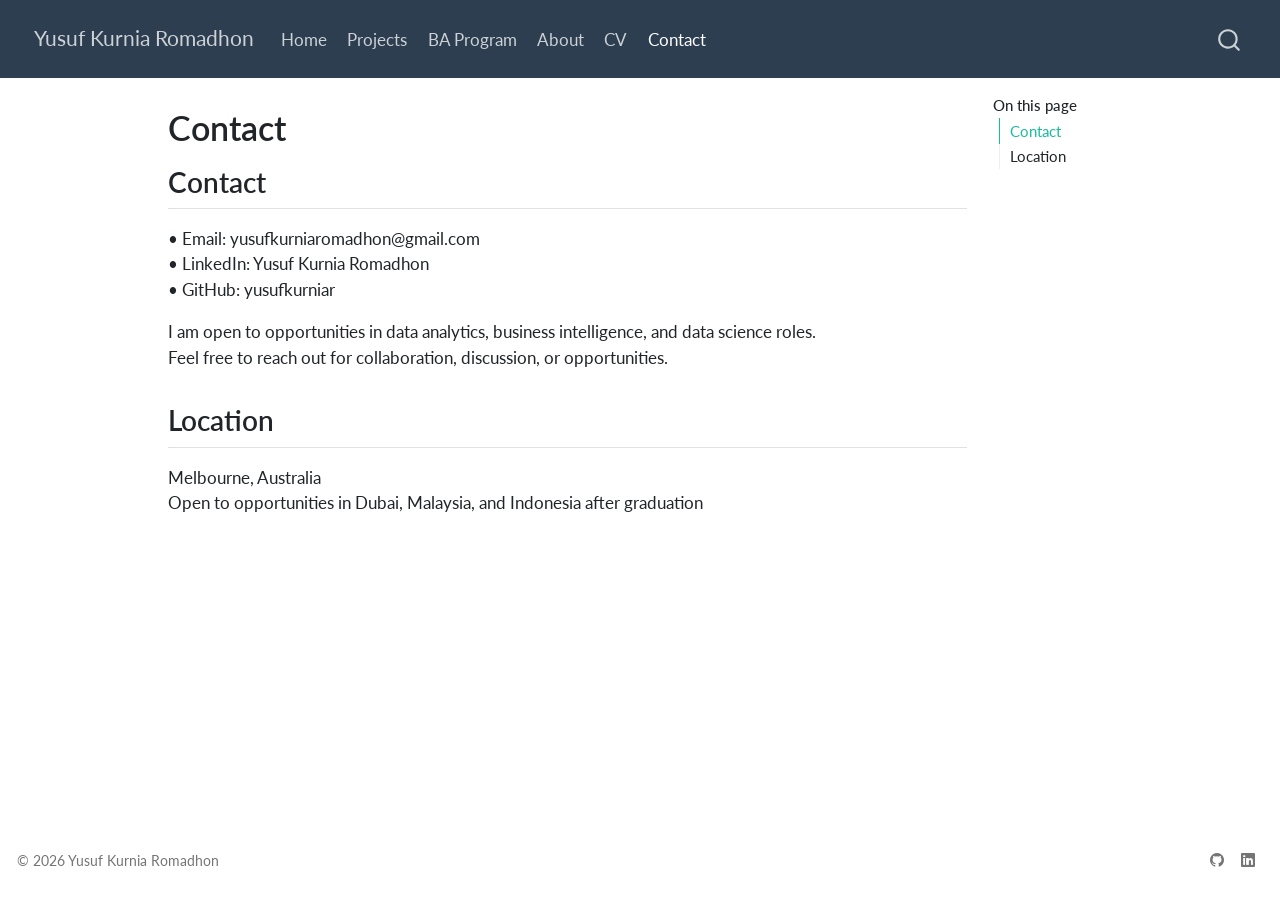
<file: docs/contact.html>
<!DOCTYPE html>
<html xmlns="http://www.w3.org/1999/xhtml" lang="en" xml:lang="en"><head>

<meta charset="utf-8">
<meta name="generator" content="quarto-1.8.25">

<meta name="viewport" content="width=device-width, initial-scale=1.0, user-scalable=yes">


<title>Contact – Yusuf Kurnia Romadhon</title>
<style>
code{white-space: pre-wrap;}
span.smallcaps{font-variant: small-caps;}
div.columns{display: flex; gap: min(4vw, 1.5em);}
div.column{flex: auto; overflow-x: auto;}
div.hanging-indent{margin-left: 1.5em; text-indent: -1.5em;}
ul.task-list{list-style: none;}
ul.task-list li input[type="checkbox"] {
  width: 0.8em;
  margin: 0 0.8em 0.2em -1em; /* quarto-specific, see https://github.com/quarto-dev/quarto-cli/issues/4556 */ 
  vertical-align: middle;
}
</style>


<script src="site_libs/quarto-nav/quarto-nav.js"></script>
<script src="site_libs/quarto-nav/headroom.min.js"></script>
<script src="site_libs/clipboard/clipboard.min.js"></script>
<script src="site_libs/quarto-search/autocomplete.umd.js"></script>
<script src="site_libs/quarto-search/fuse.min.js"></script>
<script src="site_libs/quarto-search/quarto-search.js"></script>
<meta name="quarto:offset" content="./">
<script src="site_libs/quarto-html/quarto.js" type="module"></script>
<script src="site_libs/quarto-html/tabsets/tabsets.js" type="module"></script>
<script src="site_libs/quarto-html/axe/axe-check.js" type="module"></script>
<script src="site_libs/quarto-html/popper.min.js"></script>
<script src="site_libs/quarto-html/tippy.umd.min.js"></script>
<script src="site_libs/quarto-html/anchor.min.js"></script>
<link href="site_libs/quarto-html/tippy.css" rel="stylesheet">
<link href="site_libs/quarto-html/quarto-syntax-highlighting-7b89279ff1a6dce999919e0e67d4d9ec.css" rel="stylesheet" id="quarto-text-highlighting-styles">
<script src="site_libs/bootstrap/bootstrap.min.js"></script>
<link href="site_libs/bootstrap/bootstrap-icons.css" rel="stylesheet">
<link href="site_libs/bootstrap/bootstrap-ffa9a6279353761231ec249df0a7fdd3.min.css" rel="stylesheet" append-hash="true" id="quarto-bootstrap" data-mode="light">
<script id="quarto-search-options" type="application/json">{
  "location": "navbar",
  "copy-button": false,
  "collapse-after": 3,
  "panel-placement": "end",
  "type": "overlay",
  "limit": 50,
  "keyboard-shortcut": [
    "f",
    "/",
    "s"
  ],
  "show-item-context": false,
  "language": {
    "search-no-results-text": "No results",
    "search-matching-documents-text": "matching documents",
    "search-copy-link-title": "Copy link to search",
    "search-hide-matches-text": "Hide additional matches",
    "search-more-match-text": "more match in this document",
    "search-more-matches-text": "more matches in this document",
    "search-clear-button-title": "Clear",
    "search-text-placeholder": "",
    "search-detached-cancel-button-title": "Cancel",
    "search-submit-button-title": "Submit",
    "search-label": "Search"
  }
}</script>
<style>html{ scroll-behavior: smooth; }</style>


</head>

<body class="nav-fixed quarto-light">

<div id="quarto-search-results"></div>
  <header id="quarto-header" class="headroom fixed-top">
    <nav class="navbar navbar-expand-lg " data-bs-theme="dark">
      <div class="navbar-container container-fluid">
      <div class="navbar-brand-container mx-auto">
    <a href="./index.html" class="navbar-brand navbar-brand-logo">
    </a>
    <a class="navbar-brand" href="./index.html">
    <span class="navbar-title">Yusuf Kurnia Romadhon</span>
    </a>
  </div>
            <div id="quarto-search" class="" title="Search"></div>
          <button class="navbar-toggler" type="button" data-bs-toggle="collapse" data-bs-target="#navbarCollapse" aria-controls="navbarCollapse" role="menu" aria-expanded="false" aria-label="Toggle navigation" onclick="if (window.quartoToggleHeadroom) { window.quartoToggleHeadroom(); }">
  <span class="navbar-toggler-icon"></span>
</button>
          <div class="collapse navbar-collapse" id="navbarCollapse">
            <ul class="navbar-nav navbar-nav-scroll me-auto">
  <li class="nav-item">
    <a class="nav-link" href="./index.html"> 
<span class="menu-text">Home</span></a>
  </li>  
  <li class="nav-item">
    <a class="nav-link" href="./projects.html"> 
<span class="menu-text">Projects</span></a>
  </li>  
  <li class="nav-item">
    <a class="nav-link" href="./asp.html"> 
<span class="menu-text">BA Program</span></a>
  </li>  
  <li class="nav-item">
    <a class="nav-link" href="./about.html"> 
<span class="menu-text">About</span></a>
  </li>  
  <li class="nav-item">
    <a class="nav-link" href="./cv.html"> 
<span class="menu-text">CV</span></a>
  </li>  
  <li class="nav-item">
    <a class="nav-link active" href="./contact.html" aria-current="page"> 
<span class="menu-text">Contact</span></a>
  </li>  
</ul>
          </div> <!-- /navcollapse -->
            <div class="quarto-navbar-tools">
</div>
      </div> <!-- /container-fluid -->
    </nav>
</header>
<!-- content -->
<div id="quarto-content" class="quarto-container page-columns page-rows-contents page-layout-article page-navbar">
<!-- sidebar -->
<!-- margin-sidebar -->
    <div id="quarto-margin-sidebar" class="sidebar margin-sidebar">
        <nav id="TOC" role="doc-toc" class="toc-active">
    <h2 id="toc-title">On this page</h2>
   
  <ul>
  <li><a href="#contact" id="toc-contact" class="nav-link active" data-scroll-target="#contact">Contact</a></li>
  <li><a href="#location" id="toc-location" class="nav-link" data-scroll-target="#location">Location</a></li>
  </ul>
</nav>
    </div>
<!-- main -->
<main class="content" id="quarto-document-content">

<header id="title-block-header" class="quarto-title-block default">
<div class="quarto-title">
<h1 class="title">Contact</h1>
</div>



<div class="quarto-title-meta">

    
  
    
  </div>
  


</header>


<section id="contact" class="level2">
<h2 class="anchored" data-anchor-id="contact">Contact</h2>
<p>• Email: yusufkurniaromadhon@gmail.com<br>
• LinkedIn: Yusuf Kurnia Romadhon<br>
• GitHub: yusufkurniar</p>
<p>I am open to opportunities in data analytics, business intelligence, and data science roles.<br>
Feel free to reach out for collaboration, discussion, or opportunities.</p>
</section>
<section id="location" class="level2">
<h2 class="anchored" data-anchor-id="location">Location</h2>
<p>Melbourne, Australia<br>
Open to opportunities in Dubai, Malaysia, and Indonesia after graduation</p>


</section>

</main> <!-- /main -->
<script id="quarto-html-after-body" type="application/javascript">
  window.document.addEventListener("DOMContentLoaded", function (event) {
    const icon = "";
    const anchorJS = new window.AnchorJS();
    anchorJS.options = {
      placement: 'right',
      icon: icon
    };
    anchorJS.add('.anchored');
    const isCodeAnnotation = (el) => {
      for (const clz of el.classList) {
        if (clz.startsWith('code-annotation-')) {                     
          return true;
        }
      }
      return false;
    }
    const onCopySuccess = function(e) {
      // button target
      const button = e.trigger;
      // don't keep focus
      button.blur();
      // flash "checked"
      button.classList.add('code-copy-button-checked');
      var currentTitle = button.getAttribute("title");
      button.setAttribute("title", "Copied!");
      let tooltip;
      if (window.bootstrap) {
        button.setAttribute("data-bs-toggle", "tooltip");
        button.setAttribute("data-bs-placement", "left");
        button.setAttribute("data-bs-title", "Copied!");
        tooltip = new bootstrap.Tooltip(button, 
          { trigger: "manual", 
            customClass: "code-copy-button-tooltip",
            offset: [0, -8]});
        tooltip.show();    
      }
      setTimeout(function() {
        if (tooltip) {
          tooltip.hide();
          button.removeAttribute("data-bs-title");
          button.removeAttribute("data-bs-toggle");
          button.removeAttribute("data-bs-placement");
        }
        button.setAttribute("title", currentTitle);
        button.classList.remove('code-copy-button-checked');
      }, 1000);
      // clear code selection
      e.clearSelection();
    }
    const getTextToCopy = function(trigger) {
      const outerScaffold = trigger.parentElement.cloneNode(true);
      const codeEl = outerScaffold.querySelector('code');
      for (const childEl of codeEl.children) {
        if (isCodeAnnotation(childEl)) {
          childEl.remove();
        }
      }
      return codeEl.innerText;
    }
    const clipboard = new window.ClipboardJS('.code-copy-button:not([data-in-quarto-modal])', {
      text: getTextToCopy
    });
    clipboard.on('success', onCopySuccess);
    if (window.document.getElementById('quarto-embedded-source-code-modal')) {
      const clipboardModal = new window.ClipboardJS('.code-copy-button[data-in-quarto-modal]', {
        text: getTextToCopy,
        container: window.document.getElementById('quarto-embedded-source-code-modal')
      });
      clipboardModal.on('success', onCopySuccess);
    }
      var localhostRegex = new RegExp(/^(?:http|https):\/\/localhost\:?[0-9]*\//);
      var mailtoRegex = new RegExp(/^mailto:/);
        var filterRegex = new RegExp('/' + window.location.host + '/');
      var isInternal = (href) => {
          return filterRegex.test(href) || localhostRegex.test(href) || mailtoRegex.test(href);
      }
      // Inspect non-navigation links and adorn them if external
     var links = window.document.querySelectorAll('a[href]:not(.nav-link):not(.navbar-brand):not(.toc-action):not(.sidebar-link):not(.sidebar-item-toggle):not(.pagination-link):not(.no-external):not([aria-hidden]):not(.dropdown-item):not(.quarto-navigation-tool):not(.about-link)');
      for (var i=0; i<links.length; i++) {
        const link = links[i];
        if (!isInternal(link.href)) {
          // undo the damage that might have been done by quarto-nav.js in the case of
          // links that we want to consider external
          if (link.dataset.originalHref !== undefined) {
            link.href = link.dataset.originalHref;
          }
        }
      }
    function tippyHover(el, contentFn, onTriggerFn, onUntriggerFn) {
      const config = {
        allowHTML: true,
        maxWidth: 500,
        delay: 100,
        arrow: false,
        appendTo: function(el) {
            return el.parentElement;
        },
        interactive: true,
        interactiveBorder: 10,
        theme: 'quarto',
        placement: 'bottom-start',
      };
      if (contentFn) {
        config.content = contentFn;
      }
      if (onTriggerFn) {
        config.onTrigger = onTriggerFn;
      }
      if (onUntriggerFn) {
        config.onUntrigger = onUntriggerFn;
      }
      window.tippy(el, config); 
    }
    const noterefs = window.document.querySelectorAll('a[role="doc-noteref"]');
    for (var i=0; i<noterefs.length; i++) {
      const ref = noterefs[i];
      tippyHover(ref, function() {
        // use id or data attribute instead here
        let href = ref.getAttribute('data-footnote-href') || ref.getAttribute('href');
        try { href = new URL(href).hash; } catch {}
        const id = href.replace(/^#\/?/, "");
        const note = window.document.getElementById(id);
        if (note) {
          return note.innerHTML;
        } else {
          return "";
        }
      });
    }
    const xrefs = window.document.querySelectorAll('a.quarto-xref');
    const processXRef = (id, note) => {
      // Strip column container classes
      const stripColumnClz = (el) => {
        el.classList.remove("page-full", "page-columns");
        if (el.children) {
          for (const child of el.children) {
            stripColumnClz(child);
          }
        }
      }
      stripColumnClz(note)
      if (id === null || id.startsWith('sec-')) {
        // Special case sections, only their first couple elements
        const container = document.createElement("div");
        if (note.children && note.children.length > 2) {
          container.appendChild(note.children[0].cloneNode(true));
          for (let i = 1; i < note.children.length; i++) {
            const child = note.children[i];
            if (child.tagName === "P" && child.innerText === "") {
              continue;
            } else {
              container.appendChild(child.cloneNode(true));
              break;
            }
          }
          if (window.Quarto?.typesetMath) {
            window.Quarto.typesetMath(container);
          }
          return container.innerHTML
        } else {
          if (window.Quarto?.typesetMath) {
            window.Quarto.typesetMath(note);
          }
          return note.innerHTML;
        }
      } else {
        // Remove any anchor links if they are present
        const anchorLink = note.querySelector('a.anchorjs-link');
        if (anchorLink) {
          anchorLink.remove();
        }
        if (window.Quarto?.typesetMath) {
          window.Quarto.typesetMath(note);
        }
        if (note.classList.contains("callout")) {
          return note.outerHTML;
        } else {
          return note.innerHTML;
        }
      }
    }
    for (var i=0; i<xrefs.length; i++) {
      const xref = xrefs[i];
      tippyHover(xref, undefined, function(instance) {
        instance.disable();
        let url = xref.getAttribute('href');
        let hash = undefined; 
        if (url.startsWith('#')) {
          hash = url;
        } else {
          try { hash = new URL(url).hash; } catch {}
        }
        if (hash) {
          const id = hash.replace(/^#\/?/, "");
          const note = window.document.getElementById(id);
          if (note !== null) {
            try {
              const html = processXRef(id, note.cloneNode(true));
              instance.setContent(html);
            } finally {
              instance.enable();
              instance.show();
            }
          } else {
            // See if we can fetch this
            fetch(url.split('#')[0])
            .then(res => res.text())
            .then(html => {
              const parser = new DOMParser();
              const htmlDoc = parser.parseFromString(html, "text/html");
              const note = htmlDoc.getElementById(id);
              if (note !== null) {
                const html = processXRef(id, note);
                instance.setContent(html);
              } 
            }).finally(() => {
              instance.enable();
              instance.show();
            });
          }
        } else {
          // See if we can fetch a full url (with no hash to target)
          // This is a special case and we should probably do some content thinning / targeting
          fetch(url)
          .then(res => res.text())
          .then(html => {
            const parser = new DOMParser();
            const htmlDoc = parser.parseFromString(html, "text/html");
            const note = htmlDoc.querySelector('main.content');
            if (note !== null) {
              // This should only happen for chapter cross references
              // (since there is no id in the URL)
              // remove the first header
              if (note.children.length > 0 && note.children[0].tagName === "HEADER") {
                note.children[0].remove();
              }
              const html = processXRef(null, note);
              instance.setContent(html);
            } 
          }).finally(() => {
            instance.enable();
            instance.show();
          });
        }
      }, function(instance) {
      });
    }
        let selectedAnnoteEl;
        const selectorForAnnotation = ( cell, annotation) => {
          let cellAttr = 'data-code-cell="' + cell + '"';
          let lineAttr = 'data-code-annotation="' +  annotation + '"';
          const selector = 'span[' + cellAttr + '][' + lineAttr + ']';
          return selector;
        }
        const selectCodeLines = (annoteEl) => {
          const doc = window.document;
          const targetCell = annoteEl.getAttribute("data-target-cell");
          const targetAnnotation = annoteEl.getAttribute("data-target-annotation");
          const annoteSpan = window.document.querySelector(selectorForAnnotation(targetCell, targetAnnotation));
          const lines = annoteSpan.getAttribute("data-code-lines").split(",");
          const lineIds = lines.map((line) => {
            return targetCell + "-" + line;
          })
          let top = null;
          let height = null;
          let parent = null;
          if (lineIds.length > 0) {
              //compute the position of the single el (top and bottom and make a div)
              const el = window.document.getElementById(lineIds[0]);
              top = el.offsetTop;
              height = el.offsetHeight;
              parent = el.parentElement.parentElement;
            if (lineIds.length > 1) {
              const lastEl = window.document.getElementById(lineIds[lineIds.length - 1]);
              const bottom = lastEl.offsetTop + lastEl.offsetHeight;
              height = bottom - top;
            }
            if (top !== null && height !== null && parent !== null) {
              // cook up a div (if necessary) and position it 
              let div = window.document.getElementById("code-annotation-line-highlight");
              if (div === null) {
                div = window.document.createElement("div");
                div.setAttribute("id", "code-annotation-line-highlight");
                div.style.position = 'absolute';
                parent.appendChild(div);
              }
              div.style.top = top - 2 + "px";
              div.style.height = height + 4 + "px";
              div.style.left = 0;
              let gutterDiv = window.document.getElementById("code-annotation-line-highlight-gutter");
              if (gutterDiv === null) {
                gutterDiv = window.document.createElement("div");
                gutterDiv.setAttribute("id", "code-annotation-line-highlight-gutter");
                gutterDiv.style.position = 'absolute';
                const codeCell = window.document.getElementById(targetCell);
                const gutter = codeCell.querySelector('.code-annotation-gutter');
                gutter.appendChild(gutterDiv);
              }
              gutterDiv.style.top = top - 2 + "px";
              gutterDiv.style.height = height + 4 + "px";
            }
            selectedAnnoteEl = annoteEl;
          }
        };
        const unselectCodeLines = () => {
          const elementsIds = ["code-annotation-line-highlight", "code-annotation-line-highlight-gutter"];
          elementsIds.forEach((elId) => {
            const div = window.document.getElementById(elId);
            if (div) {
              div.remove();
            }
          });
          selectedAnnoteEl = undefined;
        };
          // Handle positioning of the toggle
      window.addEventListener(
        "resize",
        throttle(() => {
          elRect = undefined;
          if (selectedAnnoteEl) {
            selectCodeLines(selectedAnnoteEl);
          }
        }, 10)
      );
      function throttle(fn, ms) {
      let throttle = false;
      let timer;
        return (...args) => {
          if(!throttle) { // first call gets through
              fn.apply(this, args);
              throttle = true;
          } else { // all the others get throttled
              if(timer) clearTimeout(timer); // cancel #2
              timer = setTimeout(() => {
                fn.apply(this, args);
                timer = throttle = false;
              }, ms);
          }
        };
      }
        // Attach click handler to the DT
        const annoteDls = window.document.querySelectorAll('dt[data-target-cell]');
        for (const annoteDlNode of annoteDls) {
          annoteDlNode.addEventListener('click', (event) => {
            const clickedEl = event.target;
            if (clickedEl !== selectedAnnoteEl) {
              unselectCodeLines();
              const activeEl = window.document.querySelector('dt[data-target-cell].code-annotation-active');
              if (activeEl) {
                activeEl.classList.remove('code-annotation-active');
              }
              selectCodeLines(clickedEl);
              clickedEl.classList.add('code-annotation-active');
            } else {
              // Unselect the line
              unselectCodeLines();
              clickedEl.classList.remove('code-annotation-active');
            }
          });
        }
    const findCites = (el) => {
      const parentEl = el.parentElement;
      if (parentEl) {
        const cites = parentEl.dataset.cites;
        if (cites) {
          return {
            el,
            cites: cites.split(' ')
          };
        } else {
          return findCites(el.parentElement)
        }
      } else {
        return undefined;
      }
    };
    var bibliorefs = window.document.querySelectorAll('a[role="doc-biblioref"]');
    for (var i=0; i<bibliorefs.length; i++) {
      const ref = bibliorefs[i];
      const citeInfo = findCites(ref);
      if (citeInfo) {
        tippyHover(citeInfo.el, function() {
          var popup = window.document.createElement('div');
          citeInfo.cites.forEach(function(cite) {
            var citeDiv = window.document.createElement('div');
            citeDiv.classList.add('hanging-indent');
            citeDiv.classList.add('csl-entry');
            var biblioDiv = window.document.getElementById('ref-' + cite);
            if (biblioDiv) {
              citeDiv.innerHTML = biblioDiv.innerHTML;
            }
            popup.appendChild(citeDiv);
          });
          return popup.innerHTML;
        });
      }
    }
  });
  </script>
</div> <!-- /content -->
<footer class="footer">
  <div class="nav-footer">
    <div class="nav-footer-left">
<p>© 2026 Yusuf Kurnia Romadhon</p>
</div>   
    <div class="nav-footer-center">
      &nbsp;
    </div>
    <div class="nav-footer-right">
      <ul class="footer-items list-unstyled">
    <li class="nav-item compact">
    <a class="nav-link" href="https://github.com/yusufkurniar">
      <i class="bi bi-github" role="img">
</i> 
    </a>
  </li>  
    <li class="nav-item compact">
    <a class="nav-link" href="https://www.linkedin.com/in/yusuf-kurnia-romadhon-842049118">
      <i class="bi bi-linkedin" role="img">
</i> 
    </a>
  </li>  
</ul>
    </div>
  </div>
</footer>




<script src="site_libs/quarto-html/zenscroll-min.js"></script>
</body></html>
</file>
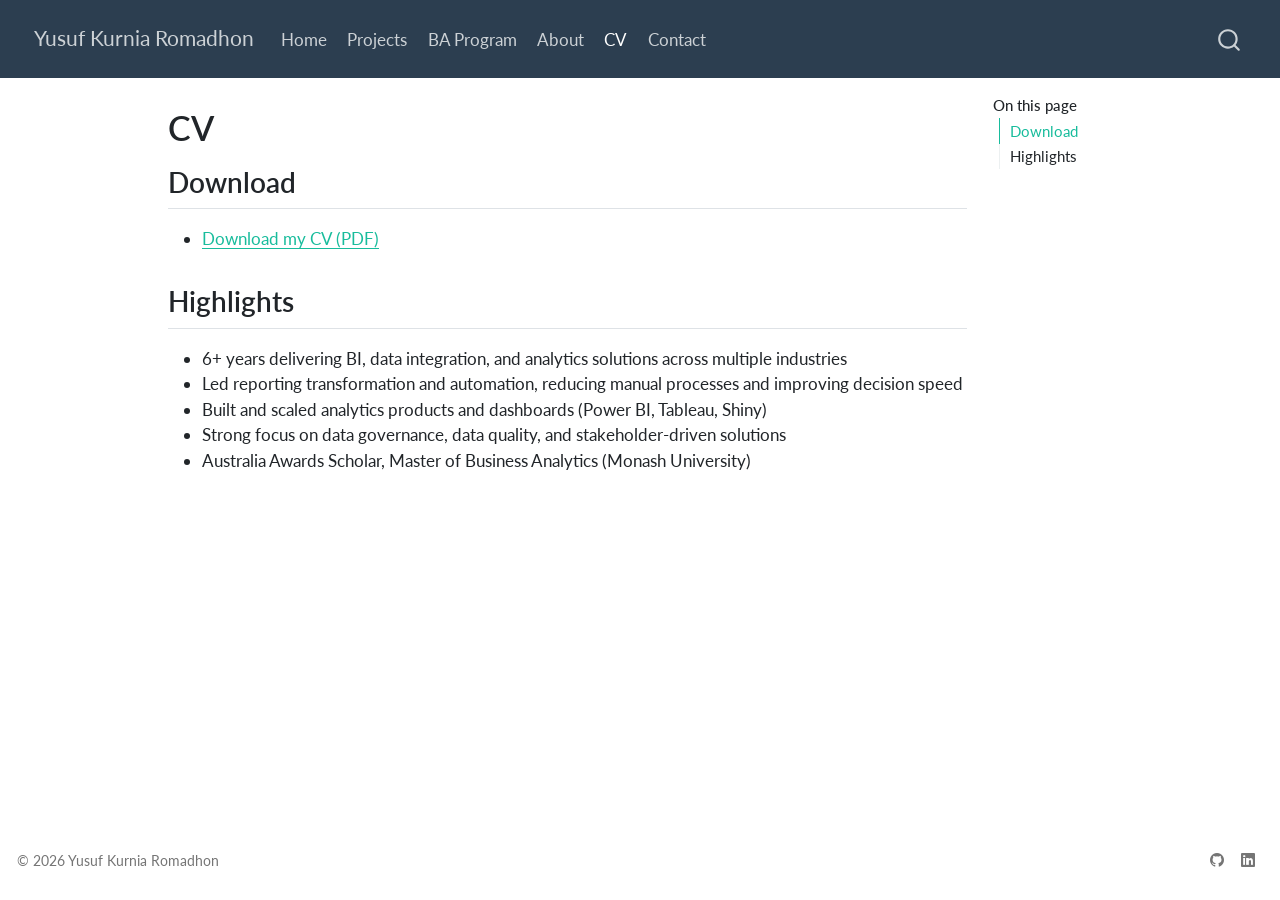
<file: docs/cv.html>
<!DOCTYPE html>
<html xmlns="http://www.w3.org/1999/xhtml" lang="en" xml:lang="en"><head>

<meta charset="utf-8">
<meta name="generator" content="quarto-1.8.25">

<meta name="viewport" content="width=device-width, initial-scale=1.0, user-scalable=yes">


<title>CV – Yusuf Kurnia Romadhon</title>
<style>
code{white-space: pre-wrap;}
span.smallcaps{font-variant: small-caps;}
div.columns{display: flex; gap: min(4vw, 1.5em);}
div.column{flex: auto; overflow-x: auto;}
div.hanging-indent{margin-left: 1.5em; text-indent: -1.5em;}
ul.task-list{list-style: none;}
ul.task-list li input[type="checkbox"] {
  width: 0.8em;
  margin: 0 0.8em 0.2em -1em; /* quarto-specific, see https://github.com/quarto-dev/quarto-cli/issues/4556 */ 
  vertical-align: middle;
}
</style>


<script src="site_libs/quarto-nav/quarto-nav.js"></script>
<script src="site_libs/quarto-nav/headroom.min.js"></script>
<script src="site_libs/clipboard/clipboard.min.js"></script>
<script src="site_libs/quarto-search/autocomplete.umd.js"></script>
<script src="site_libs/quarto-search/fuse.min.js"></script>
<script src="site_libs/quarto-search/quarto-search.js"></script>
<meta name="quarto:offset" content="./">
<script src="site_libs/quarto-html/quarto.js" type="module"></script>
<script src="site_libs/quarto-html/tabsets/tabsets.js" type="module"></script>
<script src="site_libs/quarto-html/axe/axe-check.js" type="module"></script>
<script src="site_libs/quarto-html/popper.min.js"></script>
<script src="site_libs/quarto-html/tippy.umd.min.js"></script>
<script src="site_libs/quarto-html/anchor.min.js"></script>
<link href="site_libs/quarto-html/tippy.css" rel="stylesheet">
<link href="site_libs/quarto-html/quarto-syntax-highlighting-7b89279ff1a6dce999919e0e67d4d9ec.css" rel="stylesheet" id="quarto-text-highlighting-styles">
<script src="site_libs/bootstrap/bootstrap.min.js"></script>
<link href="site_libs/bootstrap/bootstrap-icons.css" rel="stylesheet">
<link href="site_libs/bootstrap/bootstrap-ffa9a6279353761231ec249df0a7fdd3.min.css" rel="stylesheet" append-hash="true" id="quarto-bootstrap" data-mode="light">
<script id="quarto-search-options" type="application/json">{
  "location": "navbar",
  "copy-button": false,
  "collapse-after": 3,
  "panel-placement": "end",
  "type": "overlay",
  "limit": 50,
  "keyboard-shortcut": [
    "f",
    "/",
    "s"
  ],
  "show-item-context": false,
  "language": {
    "search-no-results-text": "No results",
    "search-matching-documents-text": "matching documents",
    "search-copy-link-title": "Copy link to search",
    "search-hide-matches-text": "Hide additional matches",
    "search-more-match-text": "more match in this document",
    "search-more-matches-text": "more matches in this document",
    "search-clear-button-title": "Clear",
    "search-text-placeholder": "",
    "search-detached-cancel-button-title": "Cancel",
    "search-submit-button-title": "Submit",
    "search-label": "Search"
  }
}</script>
<style>html{ scroll-behavior: smooth; }</style>


</head>

<body class="nav-fixed quarto-light">

<div id="quarto-search-results"></div>
  <header id="quarto-header" class="headroom fixed-top">
    <nav class="navbar navbar-expand-lg " data-bs-theme="dark">
      <div class="navbar-container container-fluid">
      <div class="navbar-brand-container mx-auto">
    <a href="./index.html" class="navbar-brand navbar-brand-logo">
    </a>
    <a class="navbar-brand" href="./index.html">
    <span class="navbar-title">Yusuf Kurnia Romadhon</span>
    </a>
  </div>
            <div id="quarto-search" class="" title="Search"></div>
          <button class="navbar-toggler" type="button" data-bs-toggle="collapse" data-bs-target="#navbarCollapse" aria-controls="navbarCollapse" role="menu" aria-expanded="false" aria-label="Toggle navigation" onclick="if (window.quartoToggleHeadroom) { window.quartoToggleHeadroom(); }">
  <span class="navbar-toggler-icon"></span>
</button>
          <div class="collapse navbar-collapse" id="navbarCollapse">
            <ul class="navbar-nav navbar-nav-scroll me-auto">
  <li class="nav-item">
    <a class="nav-link" href="./index.html"> 
<span class="menu-text">Home</span></a>
  </li>  
  <li class="nav-item">
    <a class="nav-link" href="./projects.html"> 
<span class="menu-text">Projects</span></a>
  </li>  
  <li class="nav-item">
    <a class="nav-link" href="./asp.html"> 
<span class="menu-text">BA Program</span></a>
  </li>  
  <li class="nav-item">
    <a class="nav-link" href="./about.html"> 
<span class="menu-text">About</span></a>
  </li>  
  <li class="nav-item">
    <a class="nav-link active" href="./cv.html" aria-current="page"> 
<span class="menu-text">CV</span></a>
  </li>  
  <li class="nav-item">
    <a class="nav-link" href="./contact.html"> 
<span class="menu-text">Contact</span></a>
  </li>  
</ul>
          </div> <!-- /navcollapse -->
            <div class="quarto-navbar-tools">
</div>
      </div> <!-- /container-fluid -->
    </nav>
</header>
<!-- content -->
<div id="quarto-content" class="quarto-container page-columns page-rows-contents page-layout-article page-navbar">
<!-- sidebar -->
<!-- margin-sidebar -->
    <div id="quarto-margin-sidebar" class="sidebar margin-sidebar">
        <nav id="TOC" role="doc-toc" class="toc-active">
    <h2 id="toc-title">On this page</h2>
   
  <ul>
  <li><a href="#download" id="toc-download" class="nav-link active" data-scroll-target="#download">Download</a></li>
  <li><a href="#highlights" id="toc-highlights" class="nav-link" data-scroll-target="#highlights">Highlights</a></li>
  </ul>
</nav>
    </div>
<!-- main -->
<main class="content" id="quarto-document-content">

<header id="title-block-header" class="quarto-title-block default">
<div class="quarto-title">
<h1 class="title">CV</h1>
</div>



<div class="quarto-title-meta">

    
  
    
  </div>
  


</header>


<section id="download" class="level2">
<h2 class="anchored" data-anchor-id="download">Download</h2>
<ul>
<li><a href="assets/resume.pdf">Download my CV (PDF)</a></li>
</ul>
</section>
<section id="highlights" class="level2">
<h2 class="anchored" data-anchor-id="highlights">Highlights</h2>
<ul>
<li>6+ years delivering BI, data integration, and analytics solutions across multiple industries<br>
</li>
<li>Led reporting transformation and automation, reducing manual processes and improving decision speed<br>
</li>
<li>Built and scaled analytics products and dashboards (Power BI, Tableau, Shiny)<br>
</li>
<li>Strong focus on data governance, data quality, and stakeholder-driven solutions<br>
</li>
<li>Australia Awards Scholar, Master of Business Analytics (Monash University)</li>
</ul>


</section>

</main> <!-- /main -->
<script id="quarto-html-after-body" type="application/javascript">
  window.document.addEventListener("DOMContentLoaded", function (event) {
    const icon = "";
    const anchorJS = new window.AnchorJS();
    anchorJS.options = {
      placement: 'right',
      icon: icon
    };
    anchorJS.add('.anchored');
    const isCodeAnnotation = (el) => {
      for (const clz of el.classList) {
        if (clz.startsWith('code-annotation-')) {                     
          return true;
        }
      }
      return false;
    }
    const onCopySuccess = function(e) {
      // button target
      const button = e.trigger;
      // don't keep focus
      button.blur();
      // flash "checked"
      button.classList.add('code-copy-button-checked');
      var currentTitle = button.getAttribute("title");
      button.setAttribute("title", "Copied!");
      let tooltip;
      if (window.bootstrap) {
        button.setAttribute("data-bs-toggle", "tooltip");
        button.setAttribute("data-bs-placement", "left");
        button.setAttribute("data-bs-title", "Copied!");
        tooltip = new bootstrap.Tooltip(button, 
          { trigger: "manual", 
            customClass: "code-copy-button-tooltip",
            offset: [0, -8]});
        tooltip.show();    
      }
      setTimeout(function() {
        if (tooltip) {
          tooltip.hide();
          button.removeAttribute("data-bs-title");
          button.removeAttribute("data-bs-toggle");
          button.removeAttribute("data-bs-placement");
        }
        button.setAttribute("title", currentTitle);
        button.classList.remove('code-copy-button-checked');
      }, 1000);
      // clear code selection
      e.clearSelection();
    }
    const getTextToCopy = function(trigger) {
      const outerScaffold = trigger.parentElement.cloneNode(true);
      const codeEl = outerScaffold.querySelector('code');
      for (const childEl of codeEl.children) {
        if (isCodeAnnotation(childEl)) {
          childEl.remove();
        }
      }
      return codeEl.innerText;
    }
    const clipboard = new window.ClipboardJS('.code-copy-button:not([data-in-quarto-modal])', {
      text: getTextToCopy
    });
    clipboard.on('success', onCopySuccess);
    if (window.document.getElementById('quarto-embedded-source-code-modal')) {
      const clipboardModal = new window.ClipboardJS('.code-copy-button[data-in-quarto-modal]', {
        text: getTextToCopy,
        container: window.document.getElementById('quarto-embedded-source-code-modal')
      });
      clipboardModal.on('success', onCopySuccess);
    }
      var localhostRegex = new RegExp(/^(?:http|https):\/\/localhost\:?[0-9]*\//);
      var mailtoRegex = new RegExp(/^mailto:/);
        var filterRegex = new RegExp('/' + window.location.host + '/');
      var isInternal = (href) => {
          return filterRegex.test(href) || localhostRegex.test(href) || mailtoRegex.test(href);
      }
      // Inspect non-navigation links and adorn them if external
     var links = window.document.querySelectorAll('a[href]:not(.nav-link):not(.navbar-brand):not(.toc-action):not(.sidebar-link):not(.sidebar-item-toggle):not(.pagination-link):not(.no-external):not([aria-hidden]):not(.dropdown-item):not(.quarto-navigation-tool):not(.about-link)');
      for (var i=0; i<links.length; i++) {
        const link = links[i];
        if (!isInternal(link.href)) {
          // undo the damage that might have been done by quarto-nav.js in the case of
          // links that we want to consider external
          if (link.dataset.originalHref !== undefined) {
            link.href = link.dataset.originalHref;
          }
        }
      }
    function tippyHover(el, contentFn, onTriggerFn, onUntriggerFn) {
      const config = {
        allowHTML: true,
        maxWidth: 500,
        delay: 100,
        arrow: false,
        appendTo: function(el) {
            return el.parentElement;
        },
        interactive: true,
        interactiveBorder: 10,
        theme: 'quarto',
        placement: 'bottom-start',
      };
      if (contentFn) {
        config.content = contentFn;
      }
      if (onTriggerFn) {
        config.onTrigger = onTriggerFn;
      }
      if (onUntriggerFn) {
        config.onUntrigger = onUntriggerFn;
      }
      window.tippy(el, config); 
    }
    const noterefs = window.document.querySelectorAll('a[role="doc-noteref"]');
    for (var i=0; i<noterefs.length; i++) {
      const ref = noterefs[i];
      tippyHover(ref, function() {
        // use id or data attribute instead here
        let href = ref.getAttribute('data-footnote-href') || ref.getAttribute('href');
        try { href = new URL(href).hash; } catch {}
        const id = href.replace(/^#\/?/, "");
        const note = window.document.getElementById(id);
        if (note) {
          return note.innerHTML;
        } else {
          return "";
        }
      });
    }
    const xrefs = window.document.querySelectorAll('a.quarto-xref');
    const processXRef = (id, note) => {
      // Strip column container classes
      const stripColumnClz = (el) => {
        el.classList.remove("page-full", "page-columns");
        if (el.children) {
          for (const child of el.children) {
            stripColumnClz(child);
          }
        }
      }
      stripColumnClz(note)
      if (id === null || id.startsWith('sec-')) {
        // Special case sections, only their first couple elements
        const container = document.createElement("div");
        if (note.children && note.children.length > 2) {
          container.appendChild(note.children[0].cloneNode(true));
          for (let i = 1; i < note.children.length; i++) {
            const child = note.children[i];
            if (child.tagName === "P" && child.innerText === "") {
              continue;
            } else {
              container.appendChild(child.cloneNode(true));
              break;
            }
          }
          if (window.Quarto?.typesetMath) {
            window.Quarto.typesetMath(container);
          }
          return container.innerHTML
        } else {
          if (window.Quarto?.typesetMath) {
            window.Quarto.typesetMath(note);
          }
          return note.innerHTML;
        }
      } else {
        // Remove any anchor links if they are present
        const anchorLink = note.querySelector('a.anchorjs-link');
        if (anchorLink) {
          anchorLink.remove();
        }
        if (window.Quarto?.typesetMath) {
          window.Quarto.typesetMath(note);
        }
        if (note.classList.contains("callout")) {
          return note.outerHTML;
        } else {
          return note.innerHTML;
        }
      }
    }
    for (var i=0; i<xrefs.length; i++) {
      const xref = xrefs[i];
      tippyHover(xref, undefined, function(instance) {
        instance.disable();
        let url = xref.getAttribute('href');
        let hash = undefined; 
        if (url.startsWith('#')) {
          hash = url;
        } else {
          try { hash = new URL(url).hash; } catch {}
        }
        if (hash) {
          const id = hash.replace(/^#\/?/, "");
          const note = window.document.getElementById(id);
          if (note !== null) {
            try {
              const html = processXRef(id, note.cloneNode(true));
              instance.setContent(html);
            } finally {
              instance.enable();
              instance.show();
            }
          } else {
            // See if we can fetch this
            fetch(url.split('#')[0])
            .then(res => res.text())
            .then(html => {
              const parser = new DOMParser();
              const htmlDoc = parser.parseFromString(html, "text/html");
              const note = htmlDoc.getElementById(id);
              if (note !== null) {
                const html = processXRef(id, note);
                instance.setContent(html);
              } 
            }).finally(() => {
              instance.enable();
              instance.show();
            });
          }
        } else {
          // See if we can fetch a full url (with no hash to target)
          // This is a special case and we should probably do some content thinning / targeting
          fetch(url)
          .then(res => res.text())
          .then(html => {
            const parser = new DOMParser();
            const htmlDoc = parser.parseFromString(html, "text/html");
            const note = htmlDoc.querySelector('main.content');
            if (note !== null) {
              // This should only happen for chapter cross references
              // (since there is no id in the URL)
              // remove the first header
              if (note.children.length > 0 && note.children[0].tagName === "HEADER") {
                note.children[0].remove();
              }
              const html = processXRef(null, note);
              instance.setContent(html);
            } 
          }).finally(() => {
            instance.enable();
            instance.show();
          });
        }
      }, function(instance) {
      });
    }
        let selectedAnnoteEl;
        const selectorForAnnotation = ( cell, annotation) => {
          let cellAttr = 'data-code-cell="' + cell + '"';
          let lineAttr = 'data-code-annotation="' +  annotation + '"';
          const selector = 'span[' + cellAttr + '][' + lineAttr + ']';
          return selector;
        }
        const selectCodeLines = (annoteEl) => {
          const doc = window.document;
          const targetCell = annoteEl.getAttribute("data-target-cell");
          const targetAnnotation = annoteEl.getAttribute("data-target-annotation");
          const annoteSpan = window.document.querySelector(selectorForAnnotation(targetCell, targetAnnotation));
          const lines = annoteSpan.getAttribute("data-code-lines").split(",");
          const lineIds = lines.map((line) => {
            return targetCell + "-" + line;
          })
          let top = null;
          let height = null;
          let parent = null;
          if (lineIds.length > 0) {
              //compute the position of the single el (top and bottom and make a div)
              const el = window.document.getElementById(lineIds[0]);
              top = el.offsetTop;
              height = el.offsetHeight;
              parent = el.parentElement.parentElement;
            if (lineIds.length > 1) {
              const lastEl = window.document.getElementById(lineIds[lineIds.length - 1]);
              const bottom = lastEl.offsetTop + lastEl.offsetHeight;
              height = bottom - top;
            }
            if (top !== null && height !== null && parent !== null) {
              // cook up a div (if necessary) and position it 
              let div = window.document.getElementById("code-annotation-line-highlight");
              if (div === null) {
                div = window.document.createElement("div");
                div.setAttribute("id", "code-annotation-line-highlight");
                div.style.position = 'absolute';
                parent.appendChild(div);
              }
              div.style.top = top - 2 + "px";
              div.style.height = height + 4 + "px";
              div.style.left = 0;
              let gutterDiv = window.document.getElementById("code-annotation-line-highlight-gutter");
              if (gutterDiv === null) {
                gutterDiv = window.document.createElement("div");
                gutterDiv.setAttribute("id", "code-annotation-line-highlight-gutter");
                gutterDiv.style.position = 'absolute';
                const codeCell = window.document.getElementById(targetCell);
                const gutter = codeCell.querySelector('.code-annotation-gutter');
                gutter.appendChild(gutterDiv);
              }
              gutterDiv.style.top = top - 2 + "px";
              gutterDiv.style.height = height + 4 + "px";
            }
            selectedAnnoteEl = annoteEl;
          }
        };
        const unselectCodeLines = () => {
          const elementsIds = ["code-annotation-line-highlight", "code-annotation-line-highlight-gutter"];
          elementsIds.forEach((elId) => {
            const div = window.document.getElementById(elId);
            if (div) {
              div.remove();
            }
          });
          selectedAnnoteEl = undefined;
        };
          // Handle positioning of the toggle
      window.addEventListener(
        "resize",
        throttle(() => {
          elRect = undefined;
          if (selectedAnnoteEl) {
            selectCodeLines(selectedAnnoteEl);
          }
        }, 10)
      );
      function throttle(fn, ms) {
      let throttle = false;
      let timer;
        return (...args) => {
          if(!throttle) { // first call gets through
              fn.apply(this, args);
              throttle = true;
          } else { // all the others get throttled
              if(timer) clearTimeout(timer); // cancel #2
              timer = setTimeout(() => {
                fn.apply(this, args);
                timer = throttle = false;
              }, ms);
          }
        };
      }
        // Attach click handler to the DT
        const annoteDls = window.document.querySelectorAll('dt[data-target-cell]');
        for (const annoteDlNode of annoteDls) {
          annoteDlNode.addEventListener('click', (event) => {
            const clickedEl = event.target;
            if (clickedEl !== selectedAnnoteEl) {
              unselectCodeLines();
              const activeEl = window.document.querySelector('dt[data-target-cell].code-annotation-active');
              if (activeEl) {
                activeEl.classList.remove('code-annotation-active');
              }
              selectCodeLines(clickedEl);
              clickedEl.classList.add('code-annotation-active');
            } else {
              // Unselect the line
              unselectCodeLines();
              clickedEl.classList.remove('code-annotation-active');
            }
          });
        }
    const findCites = (el) => {
      const parentEl = el.parentElement;
      if (parentEl) {
        const cites = parentEl.dataset.cites;
        if (cites) {
          return {
            el,
            cites: cites.split(' ')
          };
        } else {
          return findCites(el.parentElement)
        }
      } else {
        return undefined;
      }
    };
    var bibliorefs = window.document.querySelectorAll('a[role="doc-biblioref"]');
    for (var i=0; i<bibliorefs.length; i++) {
      const ref = bibliorefs[i];
      const citeInfo = findCites(ref);
      if (citeInfo) {
        tippyHover(citeInfo.el, function() {
          var popup = window.document.createElement('div');
          citeInfo.cites.forEach(function(cite) {
            var citeDiv = window.document.createElement('div');
            citeDiv.classList.add('hanging-indent');
            citeDiv.classList.add('csl-entry');
            var biblioDiv = window.document.getElementById('ref-' + cite);
            if (biblioDiv) {
              citeDiv.innerHTML = biblioDiv.innerHTML;
            }
            popup.appendChild(citeDiv);
          });
          return popup.innerHTML;
        });
      }
    }
  });
  </script>
</div> <!-- /content -->
<footer class="footer">
  <div class="nav-footer">
    <div class="nav-footer-left">
<p>© 2026 Yusuf Kurnia Romadhon</p>
</div>   
    <div class="nav-footer-center">
      &nbsp;
    </div>
    <div class="nav-footer-right">
      <ul class="footer-items list-unstyled">
    <li class="nav-item compact">
    <a class="nav-link" href="https://github.com/yusufkurniar">
      <i class="bi bi-github" role="img">
</i> 
    </a>
  </li>  
    <li class="nav-item compact">
    <a class="nav-link" href="https://www.linkedin.com/in/yusuf-kurnia-romadhon-842049118">
      <i class="bi bi-linkedin" role="img">
</i> 
    </a>
  </li>  
</ul>
    </div>
  </div>
</footer>




<script src="site_libs/quarto-html/zenscroll-min.js"></script>
</body></html>
</file>
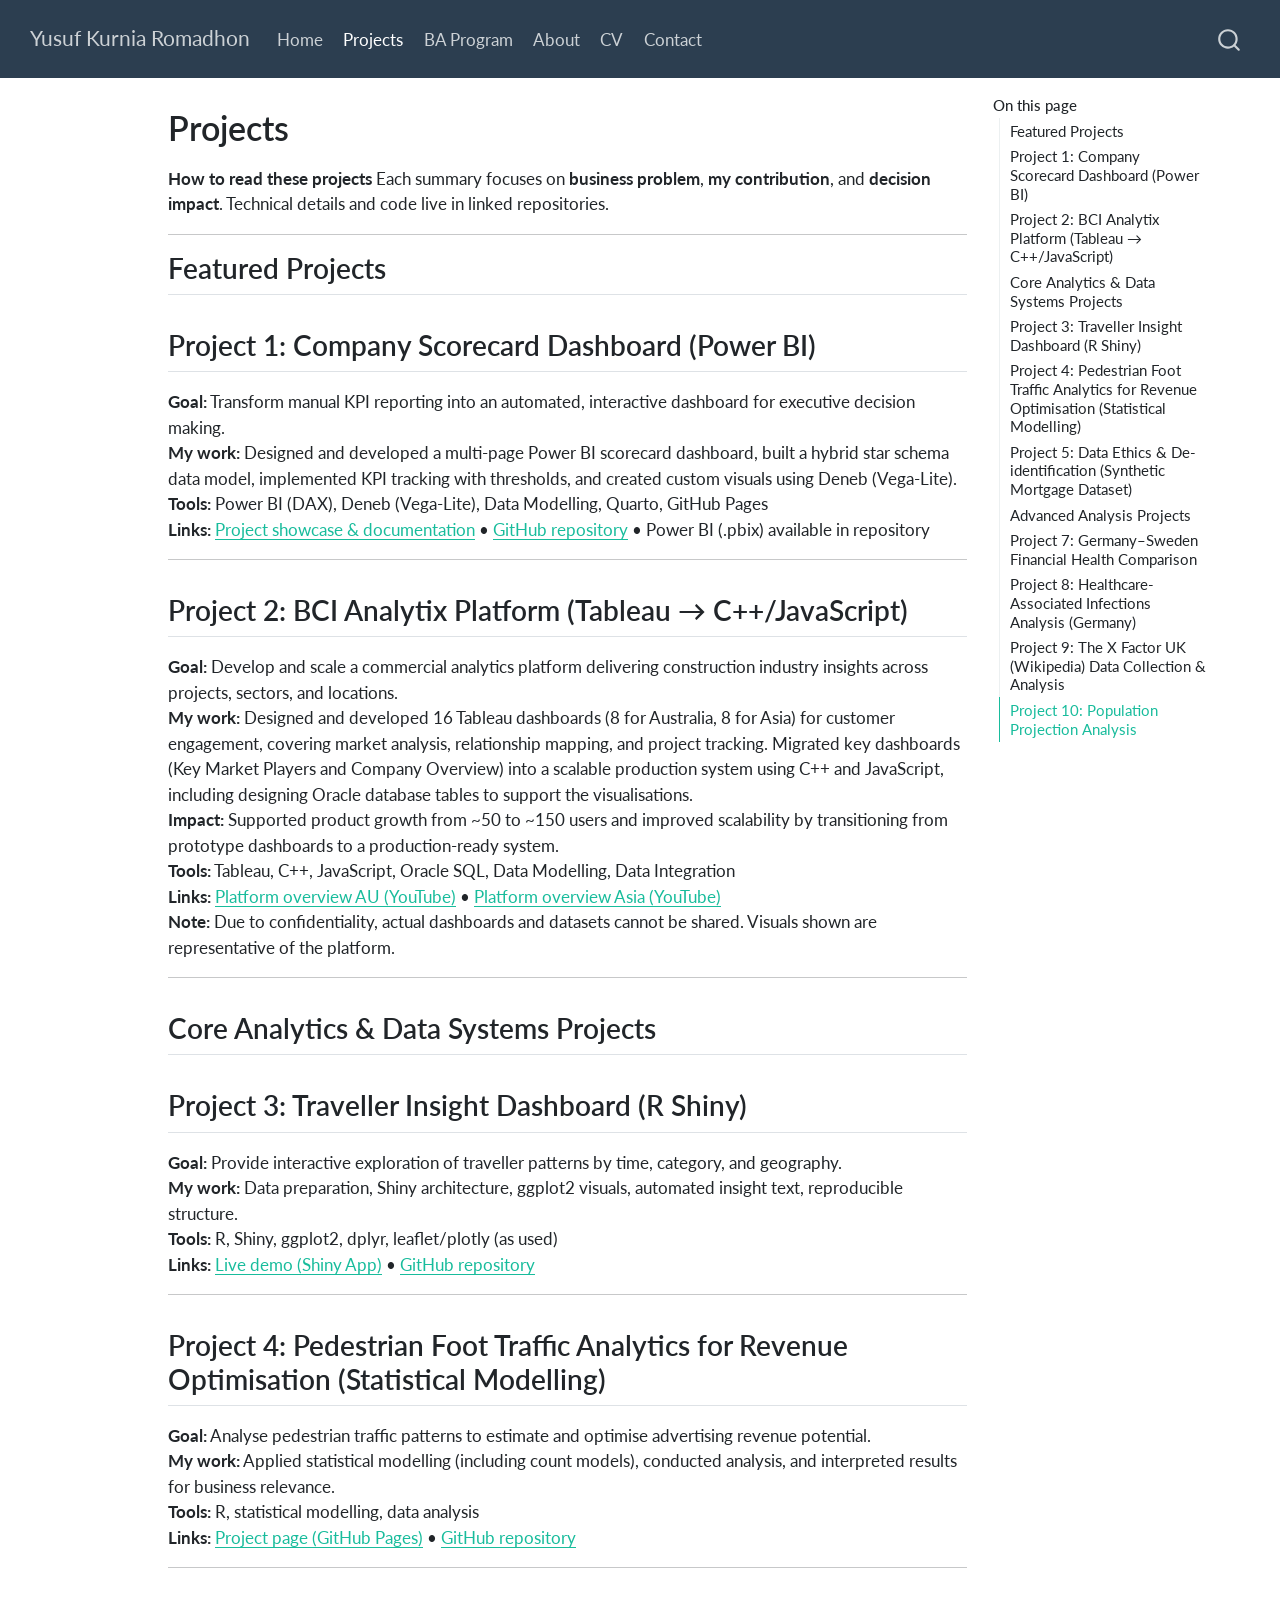
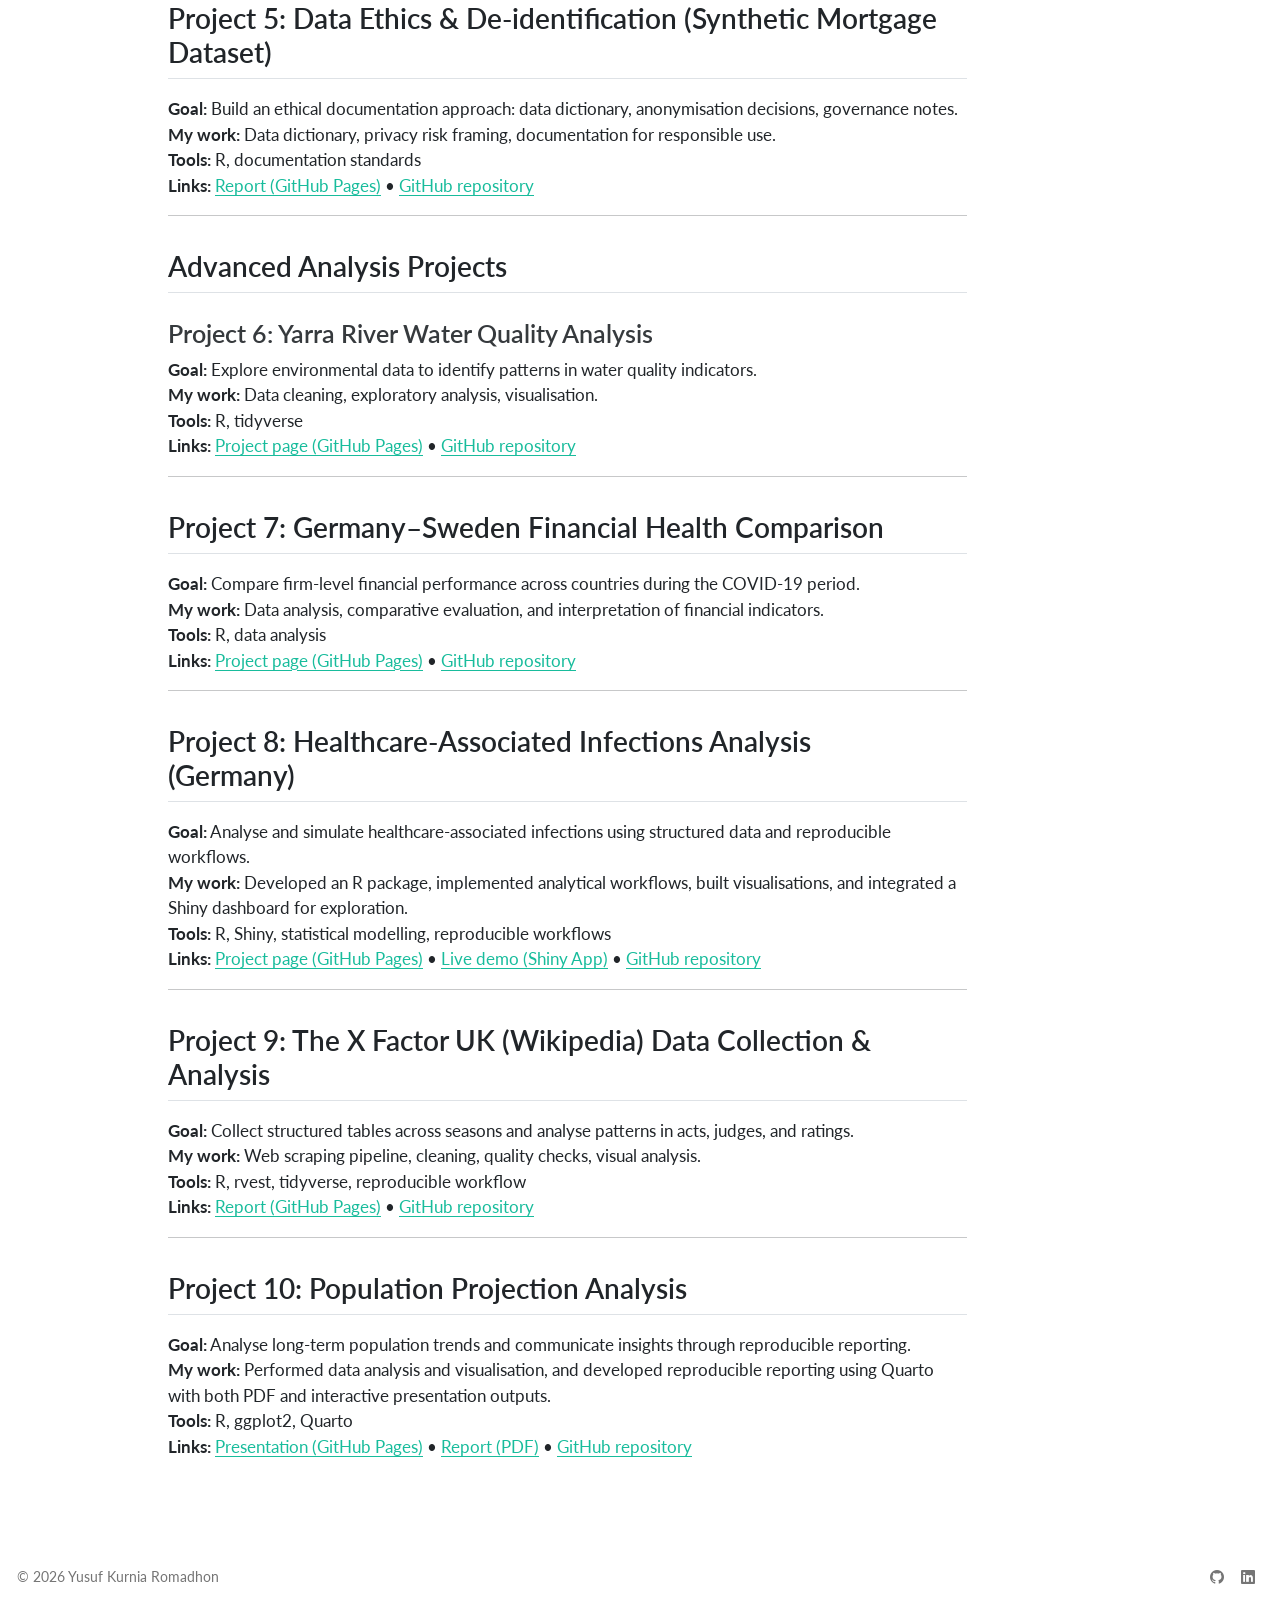
<file: docs/projects.html>
<!DOCTYPE html>
<html xmlns="http://www.w3.org/1999/xhtml" lang="en" xml:lang="en"><head>

<meta charset="utf-8">
<meta name="generator" content="quarto-1.9.37">

<meta name="viewport" content="width=device-width, initial-scale=1.0, user-scalable=yes">


<title>Projects – Yusuf Kurnia Romadhon</title>
<style>
/* Default styles provided by pandoc.
** See https://pandoc.org/MANUAL.html#variables-for-html for config info.
*/
code{white-space: pre-wrap;}
span.smallcaps{font-variant: small-caps;}
div.columns{display: flex; gap: min(4vw, 1.5em);}
div.column{flex: auto; overflow-x: auto;}
div.hanging-indent{margin-left: 1.5em; text-indent: -1.5em;}
ul.task-list{list-style: none;}
ul.task-list li input[type="checkbox"] {
  width: 0.8em;
  margin: 0 0.8em 0.2em -1em; /* quarto-specific, see https://github.com/quarto-dev/quarto-cli/issues/4556 */ 
  vertical-align: middle;
}
</style>


<script src="site_libs/quarto-nav/quarto-nav.js"></script>
<script src="site_libs/quarto-nav/headroom.min.js"></script>
<script src="site_libs/clipboard/clipboard.min.js"></script>
<script src="site_libs/quarto-search/autocomplete.umd.js"></script>
<script src="site_libs/quarto-search/fuse.min.js"></script>
<script src="site_libs/quarto-search/quarto-search.js"></script>
<meta name="quarto:offset" content="./">
<script src="site_libs/quarto-html/quarto.js" type="module"></script>
<script src="site_libs/quarto-html/tabsets/tabsets.js" type="module"></script>
<script src="site_libs/quarto-html/popper.min.js"></script>
<script src="site_libs/quarto-html/tippy.umd.min.js"></script>
<script src="site_libs/quarto-html/anchor.min.js"></script>
<link href="site_libs/quarto-html/tippy.css" rel="stylesheet">
<link href="site_libs/quarto-html/quarto-syntax-highlighting-7f8f88aac4f3542376d5c11b86a4c14d.css" rel="stylesheet" id="quarto-text-highlighting-styles">
<script src="site_libs/bootstrap/bootstrap.min.js"></script>
<link href="site_libs/bootstrap/bootstrap-icons.css" rel="stylesheet">
<link href="site_libs/bootstrap/bootstrap-6b423f165eeea3787de40cb4f8e821c3.min.css" rel="stylesheet" append-hash="true" id="quarto-bootstrap" data-mode="light">
<script id="quarto-search-options" type="application/json">{
  "location": "navbar",
  "copy-button": false,
  "collapse-after": 3,
  "panel-placement": "end",
  "type": "overlay",
  "limit": 50,
  "keyboard-shortcut": [
    "f",
    "/",
    "s"
  ],
  "show-item-context": false,
  "language": {
    "search-no-results-text": "No results",
    "search-matching-documents-text": "matching documents",
    "search-copy-link-title": "Copy link to search",
    "search-hide-matches-text": "Hide additional matches",
    "search-more-match-text": "more match in this document",
    "search-more-matches-text": "more matches in this document",
    "search-clear-button-title": "Clear",
    "search-text-placeholder": "",
    "search-detached-cancel-button-title": "Cancel",
    "search-submit-button-title": "Submit",
    "search-label": "Search"
  }
}</script>
<style>html{ scroll-behavior: smooth; }</style>


</head>

<body class="nav-fixed quarto-light">

<div id="quarto-search-results"></div>
  <header id="quarto-header" class="headroom fixed-top">
    <nav class="navbar navbar-expand-lg " data-bs-theme="dark">
      <div class="navbar-container container-fluid">
      <div class="navbar-brand-container mx-auto">
    <a class="navbar-brand" href="./index.html">
    <span class="navbar-title">Yusuf Kurnia Romadhon</span>
    </a>
  </div>
            <div id="quarto-search" class="" title="Search"></div>
          <button class="navbar-toggler" type="button" data-bs-toggle="collapse" data-bs-target="#navbarCollapse" aria-controls="navbarCollapse" role="menu" aria-expanded="false" aria-label="Toggle navigation" onclick="if (window.quartoToggleHeadroom) { window.quartoToggleHeadroom(); }">
  <span class="navbar-toggler-icon"></span>
</button>
          <div class="collapse navbar-collapse" id="navbarCollapse">
            <ul class="navbar-nav navbar-nav-scroll me-auto">
  <li class="nav-item">
    <a class="nav-link" href="./index.html"> 
<span class="menu-text">Home</span></a>
  </li>  
  <li class="nav-item">
    <a class="nav-link active" href="./projects.html" aria-current="page"> 
<span class="menu-text">Projects</span></a>
  </li>  
  <li class="nav-item">
    <a class="nav-link" href="./asp.html"> 
<span class="menu-text">BA Program</span></a>
  </li>  
  <li class="nav-item">
    <a class="nav-link" href="./about.html"> 
<span class="menu-text">About</span></a>
  </li>  
  <li class="nav-item">
    <a class="nav-link" href="./cv.html"> 
<span class="menu-text">CV</span></a>
  </li>  
  <li class="nav-item">
    <a class="nav-link" href="./contact.html"> 
<span class="menu-text">Contact</span></a>
  </li>  
</ul>
          </div> <!-- /navcollapse -->
            <div class="quarto-navbar-tools">
</div>
      </div> <!-- /container-fluid -->
    </nav>
</header>
<!-- content -->
<div id="quarto-content" class="quarto-container page-columns page-rows-contents page-layout-article page-navbar">
<!-- sidebar -->
<!-- margin-sidebar -->
    <div id="quarto-margin-sidebar" class="sidebar margin-sidebar">
        <nav id="TOC" role="doc-toc" class="toc-active">
    <h2 id="toc-title">On this page</h2>
   
  <ul>
  <li><a href="#featured-projects" id="toc-featured-projects" class="nav-link active" data-scroll-target="#featured-projects">Featured Projects</a></li>
  <li><a href="#project-1-company-scorecard-dashboard-power-bi" id="toc-project-1-company-scorecard-dashboard-power-bi" class="nav-link" data-scroll-target="#project-1-company-scorecard-dashboard-power-bi">Project 1: Company Scorecard Dashboard (Power BI)</a></li>
  <li><a href="#project-2-bci-analytix-platform-tableau-cjavascript" id="toc-project-2-bci-analytix-platform-tableau-cjavascript" class="nav-link" data-scroll-target="#project-2-bci-analytix-platform-tableau-cjavascript">Project 2: BCI Analytix Platform (Tableau → C++/JavaScript)</a></li>
  <li><a href="#core-analytics-data-systems-projects" id="toc-core-analytics-data-systems-projects" class="nav-link" data-scroll-target="#core-analytics-data-systems-projects">Core Analytics &amp; Data Systems Projects</a></li>
  <li><a href="#project-3-traveller-insight-dashboard-r-shiny" id="toc-project-3-traveller-insight-dashboard-r-shiny" class="nav-link" data-scroll-target="#project-3-traveller-insight-dashboard-r-shiny">Project 3: Traveller Insight Dashboard (R Shiny)</a></li>
  <li><a href="#project-4-pedestrian-foot-traffic-analytics-for-revenue-optimisation-statistical-modelling" id="toc-project-4-pedestrian-foot-traffic-analytics-for-revenue-optimisation-statistical-modelling" class="nav-link" data-scroll-target="#project-4-pedestrian-foot-traffic-analytics-for-revenue-optimisation-statistical-modelling">Project 4: Pedestrian Foot Traffic Analytics for Revenue Optimisation (Statistical Modelling)</a></li>
  <li><a href="#project-5-data-ethics-de-identification-synthetic-mortgage-dataset" id="toc-project-5-data-ethics-de-identification-synthetic-mortgage-dataset" class="nav-link" data-scroll-target="#project-5-data-ethics-de-identification-synthetic-mortgage-dataset">Project 5: Data Ethics &amp; De-identification (Synthetic Mortgage Dataset)</a></li>
  <li><a href="#advanced-analysis-projects" id="toc-advanced-analysis-projects" class="nav-link" data-scroll-target="#advanced-analysis-projects">Advanced Analysis Projects</a>
  <ul class="collapse">
  <li><a href="#project-6-yarra-river-water-quality-analysis" id="toc-project-6-yarra-river-water-quality-analysis" class="nav-link" data-scroll-target="#project-6-yarra-river-water-quality-analysis">Project 6: Yarra River Water Quality Analysis</a></li>
  </ul></li>
  <li><a href="#project-7-germanysweden-financial-health-comparison" id="toc-project-7-germanysweden-financial-health-comparison" class="nav-link" data-scroll-target="#project-7-germanysweden-financial-health-comparison">Project 7: Germany–Sweden Financial Health Comparison</a></li>
  <li><a href="#project-8-healthcare-associated-infections-analysis-germany" id="toc-project-8-healthcare-associated-infections-analysis-germany" class="nav-link" data-scroll-target="#project-8-healthcare-associated-infections-analysis-germany">Project 8: Healthcare-Associated Infections Analysis (Germany)</a></li>
  <li><a href="#project-9-the-x-factor-uk-wikipedia-data-collection-analysis" id="toc-project-9-the-x-factor-uk-wikipedia-data-collection-analysis" class="nav-link" data-scroll-target="#project-9-the-x-factor-uk-wikipedia-data-collection-analysis">Project 9: The X Factor UK (Wikipedia) Data Collection &amp; Analysis</a></li>
  <li><a href="#project-10-population-projection-analysis" id="toc-project-10-population-projection-analysis" class="nav-link" data-scroll-target="#project-10-population-projection-analysis">Project 10: Population Projection Analysis</a></li>
  </ul>
</nav>
    </div>
<!-- main -->
<main class="content" id="quarto-document-content">

<header id="title-block-header" class="quarto-title-block default">
<div class="quarto-title">
<h1 class="title">Projects</h1>
</div>



<div class="quarto-title-meta">

    
  
    
  </div>
  


</header>


<p><strong>How to read these projects</strong> Each summary focuses on <strong>business problem</strong>, <strong>my contribution</strong>, and <strong>decision impact</strong>. Technical details and code live in linked repositories.</p>
<hr>
<section id="featured-projects" class="level2">
<h2 class="anchored" data-anchor-id="featured-projects">Featured Projects</h2>
</section>
<section id="project-1-company-scorecard-dashboard-power-bi" class="level2">
<h2 class="anchored" data-anchor-id="project-1-company-scorecard-dashboard-power-bi">Project 1: Company Scorecard Dashboard (Power BI)</h2>
<p><strong>Goal:</strong> Transform manual KPI reporting into an automated, interactive dashboard for executive decision making.<br>
<strong>My work:</strong> Designed and developed a multi-page Power BI scorecard dashboard, built a hybrid star schema data model, implemented KPI tracking with thresholds, and created custom visuals using Deneb (Vega-Lite).<br>
<strong>Tools:</strong> Power BI (DAX), Deneb (Vega-Lite), Data Modelling, Quarto, GitHub Pages<br>
<strong>Links:</strong> <a href="https://yusufkurniar.github.io/scorecard-telecommunication-company/">Project showcase &amp; documentation</a> • <a href="https://github.com/yusufkurniar/scorecard-telecommunication-company">GitHub repository</a> • Power BI (.pbix) available in repository</p>
<hr>
</section>
<section id="project-2-bci-analytix-platform-tableau-cjavascript" class="level2">
<h2 class="anchored" data-anchor-id="project-2-bci-analytix-platform-tableau-cjavascript">Project 2: BCI Analytix Platform (Tableau → C++/JavaScript)</h2>
<p><strong>Goal:</strong> Develop and scale a commercial analytics platform delivering construction industry insights across projects, sectors, and locations.<br>
<strong>My work:</strong> Designed and developed 16 Tableau dashboards (8 for Australia, 8 for Asia) for customer engagement, covering market analysis, relationship mapping, and project tracking. Migrated key dashboards (Key Market Players and Company Overview) into a scalable production system using C++ and JavaScript, including designing Oracle database tables to support the visualisations.<br>
<strong>Impact:</strong> Supported product growth from ~50 to ~150 users and improved scalability by transitioning from prototype dashboards to a production-ready system.<br>
<strong>Tools:</strong> Tableau, C++, JavaScript, Oracle SQL, Data Modelling, Data Integration<br>
<strong>Links:</strong> <a href="https://youtu.be/bSUSiP9aFfQ?si=P5cgAWIkOUrje61Q">Platform overview AU (YouTube)</a> • <a href="https://youtu.be/mawJrpPSjXc?si=JrtbSBaU3PVCGR7y">Platform overview Asia (YouTube)</a><br>
<strong>Note:</strong> Due to confidentiality, actual dashboards and datasets cannot be shared. Visuals shown are representative of the platform.</p>
<hr>
</section>
<section id="core-analytics-data-systems-projects" class="level2">
<h2 class="anchored" data-anchor-id="core-analytics-data-systems-projects">Core Analytics &amp; Data Systems Projects</h2>
</section>
<section id="project-3-traveller-insight-dashboard-r-shiny" class="level2">
<h2 class="anchored" data-anchor-id="project-3-traveller-insight-dashboard-r-shiny">Project 3: Traveller Insight Dashboard (R Shiny)</h2>
<p><strong>Goal:</strong> Provide interactive exploration of traveller patterns by time, category, and geography.<br>
<strong>My work:</strong> Data preparation, Shiny architecture, ggplot2 visuals, automated insight text, reproducible structure.<br>
<strong>Tools:</strong> R, Shiny, ggplot2, dplyr, leaflet/plotly (as used)<br>
<strong>Links:</strong> <a href="https://yusufkurniar.shinyapps.io/traveller-insights-dashboard/">Live demo (Shiny App)</a> • <a href="https://github.com/yusufkurniar/traveller-insights-dashboard">GitHub repository</a></p>
<hr>
</section>
<section id="project-4-pedestrian-foot-traffic-analytics-for-revenue-optimisation-statistical-modelling" class="level2">
<h2 class="anchored" data-anchor-id="project-4-pedestrian-foot-traffic-analytics-for-revenue-optimisation-statistical-modelling">Project 4: Pedestrian Foot Traffic Analytics for Revenue Optimisation (Statistical Modelling)</h2>
<p><strong>Goal:</strong> Analyse pedestrian traffic patterns to estimate and optimise advertising revenue potential.<br>
<strong>My work:</strong> Applied statistical modelling (including count models), conducted analysis, and interpreted results for business relevance.<br>
<strong>Tools:</strong> R, statistical modelling, data analysis<br>
<strong>Links:</strong> <a href="https://yusufkurniar.github.io/pedestrian-foot-traffic-analytics-for-advertising-revenue-optimisation/">Project page (GitHub Pages)</a> • <a href="https://github.com/yusufkurniar/pedestrian-foot-traffic-analytics-for-advertising-revenue-optimisation">GitHub repository</a></p>
<hr>
</section>
<section id="project-5-data-ethics-de-identification-synthetic-mortgage-dataset" class="level2">
<h2 class="anchored" data-anchor-id="project-5-data-ethics-de-identification-synthetic-mortgage-dataset">Project 5: Data Ethics &amp; De-identification (Synthetic Mortgage Dataset)</h2>
<p><strong>Goal:</strong> Build an ethical documentation approach: data dictionary, anonymisation decisions, governance notes.<br>
<strong>My work:</strong> Data dictionary, privacy risk framing, documentation for responsible use.<br>
<strong>Tools:</strong> R, documentation standards<br>
<strong>Links:</strong> <a href="https://yusufkurniar.github.io/data-ethics-and-responsible-data-analysis/analysis.html">Report (GitHub Pages)</a> • <a href="https://github.com/yusufkurniar/data-ethics-and-responsible-data-analysis">GitHub repository</a></p>
<hr>
</section>
<section id="advanced-analysis-projects" class="level2">
<h2 class="anchored" data-anchor-id="advanced-analysis-projects">Advanced Analysis Projects</h2>
<section id="project-6-yarra-river-water-quality-analysis" class="level3">
<h3 class="anchored" data-anchor-id="project-6-yarra-river-water-quality-analysis">Project 6: Yarra River Water Quality Analysis</h3>
<p><strong>Goal:</strong> Explore environmental data to identify patterns in water quality indicators.<br>
<strong>My work:</strong> Data cleaning, exploratory analysis, visualisation.<br>
<strong>Tools:</strong> R, tidyverse<br>
<strong>Links:</strong> <a href="https://yusufkurniar.github.io/yarra-river-water-quality-analysis/">Project page (GitHub Pages)</a> • <a href="https://github.com/yusufkurniar/yarra-river-water-quality-analysis">GitHub repository</a></p>
<hr>
</section>
</section>
<section id="project-7-germanysweden-financial-health-comparison" class="level2">
<h2 class="anchored" data-anchor-id="project-7-germanysweden-financial-health-comparison">Project 7: Germany–Sweden Financial Health Comparison</h2>
<p><strong>Goal:</strong> Compare firm-level financial performance across countries during the COVID-19 period.<br>
<strong>My work:</strong> Data analysis, comparative evaluation, and interpretation of financial indicators.<br>
<strong>Tools:</strong> R, data analysis<br>
<strong>Links:</strong> <a href="https://yusufkurniar.github.io/germany-sweden-financial-health-comparison/">Project page (GitHub Pages)</a> • <a href="https://github.com/yusufkurniar/germany-sweden-financial-health-comparison">GitHub repository</a></p>
<hr>
</section>
<section id="project-8-healthcare-associated-infections-analysis-germany" class="level2">
<h2 class="anchored" data-anchor-id="project-8-healthcare-associated-infections-analysis-germany">Project 8: Healthcare-Associated Infections Analysis (Germany)</h2>
<p><strong>Goal:</strong> Analyse and simulate healthcare-associated infections using structured data and reproducible workflows.<br>
<strong>My work:</strong> Developed an R package, implemented analytical workflows, built visualisations, and integrated a Shiny dashboard for exploration.<br>
<strong>Tools:</strong> R, Shiny, statistical modelling, reproducible workflows<br>
<strong>Links:</strong> <a href="https://yusufkurniar.github.io/yusufHAIGermany/">Project page (GitHub Pages)</a> • <a href="https://yusufkurniar.shinyapps.io/yusufHAIGermany/">Live demo (Shiny App)</a> • <a href="https://github.com/yusufkurniar/yusufHAIGermany">GitHub repository</a></p>
<hr>
</section>
<section id="project-9-the-x-factor-uk-wikipedia-data-collection-analysis" class="level2">
<h2 class="anchored" data-anchor-id="project-9-the-x-factor-uk-wikipedia-data-collection-analysis">Project 9: The X Factor UK (Wikipedia) Data Collection &amp; Analysis</h2>
<p><strong>Goal:</strong> Collect structured tables across seasons and analyse patterns in acts, judges, and ratings.<br>
<strong>My work:</strong> Web scraping pipeline, cleaning, quality checks, visual analysis.<br>
<strong>Tools:</strong> R, rvest, tidyverse, reproducible workflow<br>
<strong>Links:</strong> <a href="https://yusufkurniar.github.io/x-factor-uk-winning-patterns/">Report (GitHub Pages)</a> • <a href="https://github.com/yusufkurniar/x-factor-uk-winning-patterns">GitHub repository</a></p>
<hr>
</section>
<section id="project-10-population-projection-analysis" class="level2">
<h2 class="anchored" data-anchor-id="project-10-population-projection-analysis">Project 10: Population Projection Analysis</h2>
<p><strong>Goal:</strong> Analyse long-term population trends and communicate insights through reproducible reporting.<br>
<strong>My work:</strong> Performed data analysis and visualisation, and developed reproducible reporting using Quarto with both PDF and interactive presentation outputs.<br>
<strong>Tools:</strong> R, ggplot2, Quarto<br>
<strong>Links:</strong> <a href="https://yusufkurniar.github.io/population-projection-analysis/#/title-slide">Presentation (GitHub Pages)</a> • <a href="https://github.com/yusufkurniar/population-projection-analysis/blob/main/analysis.pdf">Report (PDF)</a> • <a href="https://github.com/yusufkurniar/population-projection-analysis">GitHub repository</a></p>


</section>

</main> <!-- /main -->
<script id="quarto-html-after-body" type="application/javascript">
  window.document.addEventListener("DOMContentLoaded", function (event) {
    const icon = "";
    const anchorJS = new window.AnchorJS();
    anchorJS.options = {
      placement: 'right',
      icon: icon
    };
    anchorJS.add('.anchored');
    const isCodeAnnotation = (el) => {
      for (const clz of el.classList) {
        if (clz.startsWith('code-annotation-')) {                     
          return true;
        }
      }
      return false;
    }
    const onCopySuccess = function(e) {
      // button target
      const button = e.trigger;
      // don't keep focus
      button.blur();
      // flash "checked"
      button.classList.add('code-copy-button-checked');
      var currentTitle = button.getAttribute("title");
      button.setAttribute("title", "Copied!");
      let tooltip;
      if (window.bootstrap) {
        button.setAttribute("data-bs-toggle", "tooltip");
        button.setAttribute("data-bs-placement", "left");
        button.setAttribute("data-bs-title", "Copied!");
        tooltip = new bootstrap.Tooltip(button, 
          { trigger: "manual", 
            customClass: "code-copy-button-tooltip",
            offset: [0, -8]});
        tooltip.show();    
      }
      setTimeout(function() {
        if (tooltip) {
          tooltip.hide();
          button.removeAttribute("data-bs-title");
          button.removeAttribute("data-bs-toggle");
          button.removeAttribute("data-bs-placement");
        }
        button.setAttribute("title", currentTitle);
        button.classList.remove('code-copy-button-checked');
      }, 1000);
      // clear code selection
      e.clearSelection();
    }
    const getTextToCopy = function(trigger) {
      const outerScaffold = trigger.parentElement.cloneNode(true);
      const codeEl = outerScaffold.querySelector('code');
      for (const childEl of codeEl.children) {
        if (isCodeAnnotation(childEl)) {
          childEl.remove();
        }
      }
      return codeEl.innerText;
    }
    const clipboard = new window.ClipboardJS('.code-copy-button:not([data-in-quarto-modal])', {
      text: getTextToCopy
    });
    clipboard.on('success', onCopySuccess);
    if (window.document.getElementById('quarto-embedded-source-code-modal')) {
      const clipboardModal = new window.ClipboardJS('.code-copy-button[data-in-quarto-modal]', {
        text: getTextToCopy,
        container: window.document.getElementById('quarto-embedded-source-code-modal')
      });
      clipboardModal.on('success', onCopySuccess);
    }
      var localhostRegex = new RegExp(/^(?:http|https):\/\/localhost\:?[0-9]*\//);
      var mailtoRegex = new RegExp(/^mailto:/);
        var filterRegex = new RegExp('/' + window.location.host + '/');
      var isInternal = (href) => {
          return filterRegex.test(href) || localhostRegex.test(href) || mailtoRegex.test(href);
      }
      // Inspect non-navigation links and adorn them if external
     var links = window.document.querySelectorAll('a[href]:not(.nav-link):not(.navbar-brand):not(.toc-action):not(.sidebar-link):not(.sidebar-item-toggle):not(.pagination-link):not(.no-external):not([aria-hidden]):not(.dropdown-item):not(.quarto-navigation-tool):not(.about-link)');
      for (var i=0; i<links.length; i++) {
        const link = links[i];
        if (!isInternal(link.href)) {
          // undo the damage that might have been done by quarto-nav.js in the case of
          // links that we want to consider external
          if (link.dataset.originalHref !== undefined) {
            link.href = link.dataset.originalHref;
          }
        }
      }
    function tippyHover(el, contentFn, onTriggerFn, onUntriggerFn) {
      const config = {
        allowHTML: true,
        maxWidth: 500,
        delay: 100,
        arrow: false,
        appendTo: function(el) {
            return el.parentElement;
        },
        interactive: true,
        interactiveBorder: 10,
        theme: 'quarto',
        placement: 'bottom-start',
      };
      if (contentFn) {
        config.content = contentFn;
      }
      if (onTriggerFn) {
        config.onTrigger = onTriggerFn;
      }
      if (onUntriggerFn) {
        config.onUntrigger = onUntriggerFn;
      }
      window.tippy(el, config); 
    }
    const noterefs = window.document.querySelectorAll('a[role="doc-noteref"]');
    for (var i=0; i<noterefs.length; i++) {
      const ref = noterefs[i];
      tippyHover(ref, function() {
        // use id or data attribute instead here
        let href = ref.getAttribute('data-footnote-href') || ref.getAttribute('href');
        try { href = new URL(href).hash; } catch {}
        const id = href.replace(/^#\/?/, "");
        const note = window.document.getElementById(id);
        if (note) {
          return note.innerHTML;
        } else {
          return "";
        }
      });
    }
    const xrefs = window.document.querySelectorAll('a.quarto-xref');
    const processXRef = (id, note) => {
      // Strip column container classes
      const stripColumnClz = (el) => {
        el.classList.remove("page-full", "page-columns");
        if (el.children) {
          for (const child of el.children) {
            stripColumnClz(child);
          }
        }
      }
      stripColumnClz(note)
      if (id === null || id.startsWith('sec-')) {
        // Special case sections, only their first couple elements
        const container = document.createElement("div");
        if (note.children && note.children.length > 2) {
          container.appendChild(note.children[0].cloneNode(true));
          for (let i = 1; i < note.children.length; i++) {
            const child = note.children[i];
            if (child.tagName === "P" && child.innerText === "") {
              continue;
            } else {
              container.appendChild(child.cloneNode(true));
              break;
            }
          }
          if (window.Quarto?.typesetMath) {
            window.Quarto.typesetMath(container);
          }
          return container.innerHTML
        } else {
          if (window.Quarto?.typesetMath) {
            window.Quarto.typesetMath(note);
          }
          return note.innerHTML;
        }
      } else {
        // Remove any anchor links if they are present
        const anchorLink = note.querySelector('a.anchorjs-link');
        if (anchorLink) {
          anchorLink.remove();
        }
        if (window.Quarto?.typesetMath) {
          window.Quarto.typesetMath(note);
        }
        if (note.classList.contains("callout")) {
          return note.outerHTML;
        } else {
          return note.innerHTML;
        }
      }
    }
    for (var i=0; i<xrefs.length; i++) {
      const xref = xrefs[i];
      tippyHover(xref, undefined, function(instance) {
        instance.disable();
        let url = xref.getAttribute('href');
        let hash = undefined; 
        if (url.startsWith('#')) {
          hash = url;
        } else {
          try { hash = new URL(url).hash; } catch {}
        }
        if (hash) {
          const id = hash.replace(/^#\/?/, "");
          const note = window.document.getElementById(id);
          if (note !== null) {
            try {
              const html = processXRef(id, note.cloneNode(true));
              instance.setContent(html);
            } finally {
              instance.enable();
              instance.show();
            }
          } else {
            // See if we can fetch this
            fetch(url.split('#')[0])
            .then(res => res.text())
            .then(html => {
              const parser = new DOMParser();
              const htmlDoc = parser.parseFromString(html, "text/html");
              const note = htmlDoc.getElementById(id);
              if (note !== null) {
                const html = processXRef(id, note);
                instance.setContent(html);
              } 
            }).finally(() => {
              instance.enable();
              instance.show();
            });
          }
        } else {
          // See if we can fetch a full url (with no hash to target)
          // This is a special case and we should probably do some content thinning / targeting
          fetch(url)
          .then(res => res.text())
          .then(html => {
            const parser = new DOMParser();
            const htmlDoc = parser.parseFromString(html, "text/html");
            const note = htmlDoc.querySelector('main.content');
            if (note !== null) {
              // This should only happen for chapter cross references
              // (since there is no id in the URL)
              // remove the first header
              if (note.children.length > 0 && note.children[0].tagName === "HEADER") {
                note.children[0].remove();
              }
              const html = processXRef(null, note);
              instance.setContent(html);
            } 
          }).finally(() => {
            instance.enable();
            instance.show();
          });
        }
      }, function(instance) {
      });
    }
        let selectedAnnoteEl;
        const selectorForAnnotation = ( cell, annotation) => {
          let cellAttr = 'data-code-cell="' + cell + '"';
          let lineAttr = 'data-code-annotation="' +  annotation + '"';
          const selector = 'span[' + cellAttr + '][' + lineAttr + ']';
          return selector;
        }
        const selectCodeLines = (annoteEl) => {
          const doc = window.document;
          const targetCell = annoteEl.getAttribute("data-target-cell");
          const targetAnnotation = annoteEl.getAttribute("data-target-annotation");
          const annoteSpan = window.document.querySelector(selectorForAnnotation(targetCell, targetAnnotation));
          const lines = annoteSpan.getAttribute("data-code-lines").split(",");
          const lineIds = lines.map((line) => {
            return targetCell + "-" + line;
          })
          let top = null;
          let height = null;
          let parent = null;
          if (lineIds.length > 0) {
              //compute the position of the single el (top and bottom and make a div)
              const el = window.document.getElementById(lineIds[0]);
              top = el.offsetTop;
              height = el.offsetHeight;
              parent = el.parentElement.parentElement;
            if (lineIds.length > 1) {
              const lastEl = window.document.getElementById(lineIds[lineIds.length - 1]);
              const bottom = lastEl.offsetTop + lastEl.offsetHeight;
              height = bottom - top;
            }
            if (top !== null && height !== null && parent !== null) {
              // cook up a div (if necessary) and position it 
              let div = window.document.getElementById("code-annotation-line-highlight");
              if (div === null) {
                div = window.document.createElement("div");
                div.setAttribute("id", "code-annotation-line-highlight");
                div.style.position = 'absolute';
                parent.appendChild(div);
              }
              div.style.top = top - 2 + "px";
              div.style.height = height + 4 + "px";
              div.style.left = 0;
              let gutterDiv = window.document.getElementById("code-annotation-line-highlight-gutter");
              if (gutterDiv === null) {
                gutterDiv = window.document.createElement("div");
                gutterDiv.setAttribute("id", "code-annotation-line-highlight-gutter");
                gutterDiv.style.position = 'absolute';
                const codeCell = window.document.getElementById(targetCell);
                const gutter = codeCell.querySelector('.code-annotation-gutter');
                gutter.appendChild(gutterDiv);
              }
              gutterDiv.style.top = top - 2 + "px";
              gutterDiv.style.height = height + 4 + "px";
            }
            selectedAnnoteEl = annoteEl;
          }
        };
        const unselectCodeLines = () => {
          const elementsIds = ["code-annotation-line-highlight", "code-annotation-line-highlight-gutter"];
          elementsIds.forEach((elId) => {
            const div = window.document.getElementById(elId);
            if (div) {
              div.remove();
            }
          });
          selectedAnnoteEl = undefined;
        };
          // Handle positioning of the toggle
      window.addEventListener(
        "resize",
        throttle(() => {
          elRect = undefined;
          if (selectedAnnoteEl) {
            selectCodeLines(selectedAnnoteEl);
          }
        }, 10)
      );
      function throttle(fn, ms) {
      let throttle = false;
      let timer;
        return (...args) => {
          if(!throttle) { // first call gets through
              fn.apply(this, args);
              throttle = true;
          } else { // all the others get throttled
              if(timer) clearTimeout(timer); // cancel #2
              timer = setTimeout(() => {
                fn.apply(this, args);
                timer = throttle = false;
              }, ms);
          }
        };
      }
        // Attach click handler to the DT
        const annoteDls = window.document.querySelectorAll('dt[data-target-cell]');
        for (const annoteDlNode of annoteDls) {
          annoteDlNode.addEventListener('click', (event) => {
            const clickedEl = event.target;
            if (clickedEl !== selectedAnnoteEl) {
              unselectCodeLines();
              const activeEl = window.document.querySelector('dt[data-target-cell].code-annotation-active');
              if (activeEl) {
                activeEl.classList.remove('code-annotation-active');
              }
              selectCodeLines(clickedEl);
              clickedEl.classList.add('code-annotation-active');
            } else {
              // Unselect the line
              unselectCodeLines();
              clickedEl.classList.remove('code-annotation-active');
            }
          });
        }
    const findCites = (el) => {
      const parentEl = el.parentElement;
      if (parentEl) {
        const cites = parentEl.dataset.cites;
        if (cites) {
          return {
            el,
            cites: cites.split(' ')
          };
        } else {
          return findCites(el.parentElement)
        }
      } else {
        return undefined;
      }
    };
    var bibliorefs = window.document.querySelectorAll('a[role="doc-biblioref"]');
    for (var i=0; i<bibliorefs.length; i++) {
      const ref = bibliorefs[i];
      const citeInfo = findCites(ref);
      if (citeInfo) {
        tippyHover(citeInfo.el, function() {
          var popup = window.document.createElement('div');
          citeInfo.cites.forEach(function(cite) {
            var citeDiv = window.document.createElement('div');
            citeDiv.classList.add('hanging-indent');
            citeDiv.classList.add('csl-entry');
            var biblioDiv = window.document.getElementById('ref-' + cite);
            if (biblioDiv) {
              citeDiv.innerHTML = biblioDiv.innerHTML;
            }
            popup.appendChild(citeDiv);
          });
          return popup.innerHTML;
        });
      }
    }
  });
  </script>
</div> <!-- /content -->
<footer class="footer">
  <div class="nav-footer">
    <div class="nav-footer-left">
<p>© 2026 Yusuf Kurnia Romadhon</p>
</div>   
    <div class="nav-footer-center">
      &nbsp;
    </div>
    <div class="nav-footer-right">
      <ul class="footer-items list-unstyled">
    <li class="nav-item compact">
    <a class="nav-link" href="https://github.com/yusufkurniar">
      <i class="bi bi-github" role="img">
</i> 
    </a>
  </li>  
    <li class="nav-item compact">
    <a class="nav-link" href="https://www.linkedin.com/in/yusuf-kurnia-romadhon-842049118">
      <i class="bi bi-linkedin" role="img">
</i> 
    </a>
  </li>  
</ul>
    </div>
  </div>
</footer>




<script src="site_libs/quarto-html/zenscroll-min.js"></script>
</body></html>
</file>
<file: docs/site_libs/quarto-html/tippy.css>
.tippy-box[data-animation=fade][data-state=hidden]{opacity:0}[data-tippy-root]{max-width:calc(100vw - 10px)}.tippy-box{position:relative;background-color:#333;color:#fff;border-radius:4px;font-size:14px;line-height:1.4;white-space:normal;outline:0;transition-property:transform,visibility,opacity}.tippy-box[data-placement^=top]>.tippy-arrow{bottom:0}.tippy-box[data-placement^=top]>.tippy-arrow:before{bottom:-7px;left:0;border-width:8px 8px 0;border-top-color:initial;transform-origin:center top}.tippy-box[data-placement^=bottom]>.tippy-arrow{top:0}.tippy-box[data-placement^=bottom]>.tippy-arrow:before{top:-7px;left:0;border-width:0 8px 8px;border-bottom-color:initial;transform-origin:center bottom}.tippy-box[data-placement^=left]>.tippy-arrow{right:0}.tippy-box[data-placement^=left]>.tippy-arrow:before{border-width:8px 0 8px 8px;border-left-color:initial;right:-7px;transform-origin:center left}.tippy-box[data-placement^=right]>.tippy-arrow{left:0}.tippy-box[data-placement^=right]>.tippy-arrow:before{left:-7px;border-width:8px 8px 8px 0;border-right-color:initial;transform-origin:center right}.tippy-box[data-inertia][data-state=visible]{transition-timing-function:cubic-bezier(.54,1.5,.38,1.11)}.tippy-arrow{width:16px;height:16px;color:#333}.tippy-arrow:before{content:"";position:absolute;border-color:transparent;border-style:solid}.tippy-content{position:relative;padding:5px 9px;z-index:1}
</file>
<file: docs/site_libs/quarto-html/quarto-syntax-highlighting-7f8f88aac4f3542376d5c11b86a4c14d.css>
/* quarto syntax highlight colors */
:root {
  --quarto-hl-ot-color: #003B4F;
  --quarto-hl-at-color: #657422;
  --quarto-hl-ss-color: #20794D;
  --quarto-hl-an-color: #5E5E5E;
  --quarto-hl-fu-color: #4758AB;
  --quarto-hl-st-color: #20794D;
  --quarto-hl-cf-color: #003B4F;
  --quarto-hl-op-color: #5E5E5E;
  --quarto-hl-er-color: #AD0000;
  --quarto-hl-bn-color: #AD0000;
  --quarto-hl-al-color: #AD0000;
  --quarto-hl-va-color: #111111;
  --quarto-hl-bu-color: inherit;
  --quarto-hl-ex-color: inherit;
  --quarto-hl-pp-color: #AD0000;
  --quarto-hl-in-color: #5E5E5E;
  --quarto-hl-vs-color: #20794D;
  --quarto-hl-wa-color: #5E5E5E;
  --quarto-hl-do-color: #5E5E5E;
  --quarto-hl-im-color: #00769E;
  --quarto-hl-ch-color: #20794D;
  --quarto-hl-dt-color: #AD0000;
  --quarto-hl-fl-color: #AD0000;
  --quarto-hl-co-color: #5E5E5E;
  --quarto-hl-cv-color: #5E5E5E;
  --quarto-hl-cn-color: #8f5902;
  --quarto-hl-sc-color: #5E5E5E;
  --quarto-hl-dv-color: #AD0000;
  --quarto-hl-kw-color: #003B4F;
}

/* other quarto variables */
:root {
  --quarto-font-monospace: SFMono-Regular, Menlo, Monaco, Consolas, "Liberation Mono", "Courier New", monospace;
}

/* syntax highlight based on Pandoc's rules */
pre > code.sourceCode > span {
  color: #003B4F;
}

code.sourceCode > span {
  color: #003B4F;
}

div.sourceCode,
div.sourceCode pre.sourceCode {
  color: #003B4F;
}

/* Normal */
code span {
  color: #003B4F;
}

/* Alert */
code span.al {
  color: #AD0000;
  font-style: inherit;
}

/* Annotation */
code span.an {
  color: #5E5E5E;
  font-style: inherit;
}

/* Attribute */
code span.at {
  color: #657422;
  font-style: inherit;
}

/* BaseN */
code span.bn {
  color: #AD0000;
  font-style: inherit;
}

/* BuiltIn */
code span.bu {
  font-style: inherit;
}

/* ControlFlow */
code span.cf {
  color: #003B4F;
  font-weight: bold;
  font-style: inherit;
}

/* Char */
code span.ch {
  color: #20794D;
  font-style: inherit;
}

/* Constant */
code span.cn {
  color: #8f5902;
  font-style: inherit;
}

/* Comment */
code span.co {
  color: #5E5E5E;
  font-style: inherit;
}

/* CommentVar */
code span.cv {
  color: #5E5E5E;
  font-style: italic;
}

/* Documentation */
code span.do {
  color: #5E5E5E;
  font-style: italic;
}

/* DataType */
code span.dt {
  color: #AD0000;
  font-style: inherit;
}

/* DecVal */
code span.dv {
  color: #AD0000;
  font-style: inherit;
}

/* Error */
code span.er {
  color: #AD0000;
  font-style: inherit;
}

/* Extension */
code span.ex {
  font-style: inherit;
}

/* Float */
code span.fl {
  color: #AD0000;
  font-style: inherit;
}

/* Function */
code span.fu {
  color: #4758AB;
  font-style: inherit;
}

/* Import */
code span.im {
  color: #00769E;
  font-style: inherit;
}

/* Information */
code span.in {
  color: #5E5E5E;
  font-style: inherit;
}

/* Keyword */
code span.kw {
  color: #003B4F;
  font-weight: bold;
  font-style: inherit;
}

/* Operator */
code span.op {
  color: #5E5E5E;
  font-style: inherit;
}

/* Other */
code span.ot {
  color: #003B4F;
  font-style: inherit;
}

/* Preprocessor */
code span.pp {
  color: #AD0000;
  font-style: inherit;
}

/* SpecialChar */
code span.sc {
  color: #5E5E5E;
  font-style: inherit;
}

/* SpecialString */
code span.ss {
  color: #20794D;
  font-style: inherit;
}

/* String */
code span.st {
  color: #20794D;
  font-style: inherit;
}

/* Variable */
code span.va {
  color: #111111;
  font-style: inherit;
}

/* VerbatimString */
code span.vs {
  color: #20794D;
  font-style: inherit;
}

/* Warning */
code span.wa {
  color: #5E5E5E;
  font-style: italic;
}

.prevent-inlining {
  content: "</";
}

/*# sourceMappingURL=789ad8cd35626ba772517505b42a116e.css.map */
</file>
<file: docs/site_libs/quarto-html/quarto-syntax-highlighting-7b89279ff1a6dce999919e0e67d4d9ec.css>
/* quarto syntax highlight colors */
:root {
  --quarto-hl-ot-color: #003B4F;
  --quarto-hl-at-color: #657422;
  --quarto-hl-ss-color: #20794D;
  --quarto-hl-an-color: #5E5E5E;
  --quarto-hl-fu-color: #4758AB;
  --quarto-hl-st-color: #20794D;
  --quarto-hl-cf-color: #003B4F;
  --quarto-hl-op-color: #5E5E5E;
  --quarto-hl-er-color: #AD0000;
  --quarto-hl-bn-color: #AD0000;
  --quarto-hl-al-color: #AD0000;
  --quarto-hl-va-color: #111111;
  --quarto-hl-bu-color: inherit;
  --quarto-hl-ex-color: inherit;
  --quarto-hl-pp-color: #AD0000;
  --quarto-hl-in-color: #5E5E5E;
  --quarto-hl-vs-color: #20794D;
  --quarto-hl-wa-color: #5E5E5E;
  --quarto-hl-do-color: #5E5E5E;
  --quarto-hl-im-color: #00769E;
  --quarto-hl-ch-color: #20794D;
  --quarto-hl-dt-color: #AD0000;
  --quarto-hl-fl-color: #AD0000;
  --quarto-hl-co-color: #5E5E5E;
  --quarto-hl-cv-color: #5E5E5E;
  --quarto-hl-cn-color: #8f5902;
  --quarto-hl-sc-color: #5E5E5E;
  --quarto-hl-dv-color: #AD0000;
  --quarto-hl-kw-color: #003B4F;
}

/* other quarto variables */
:root {
  --quarto-font-monospace: SFMono-Regular, Menlo, Monaco, Consolas, "Liberation Mono", "Courier New", monospace;
}

/* syntax highlight based on Pandoc's rules */
pre > code.sourceCode > span {
  color: #003B4F;
}

code.sourceCode > span {
  color: #003B4F;
}

div.sourceCode,
div.sourceCode pre.sourceCode {
  color: #003B4F;
}

/* Normal */
code span {
  color: #003B4F;
}

/* Alert */
code span.al {
  color: #AD0000;
  font-style: inherit;
}

/* Annotation */
code span.an {
  color: #5E5E5E;
  font-style: inherit;
}

/* Attribute */
code span.at {
  color: #657422;
  font-style: inherit;
}

/* BaseN */
code span.bn {
  color: #AD0000;
  font-style: inherit;
}

/* BuiltIn */
code span.bu {
  font-style: inherit;
}

/* ControlFlow */
code span.cf {
  color: #003B4F;
  font-weight: bold;
  font-style: inherit;
}

/* Char */
code span.ch {
  color: #20794D;
  font-style: inherit;
}

/* Constant */
code span.cn {
  color: #8f5902;
  font-style: inherit;
}

/* Comment */
code span.co {
  color: #5E5E5E;
  font-style: inherit;
}

/* CommentVar */
code span.cv {
  color: #5E5E5E;
  font-style: italic;
}

/* Documentation */
code span.do {
  color: #5E5E5E;
  font-style: italic;
}

/* DataType */
code span.dt {
  color: #AD0000;
  font-style: inherit;
}

/* DecVal */
code span.dv {
  color: #AD0000;
  font-style: inherit;
}

/* Error */
code span.er {
  color: #AD0000;
  font-style: inherit;
}

/* Extension */
code span.ex {
  font-style: inherit;
}

/* Float */
code span.fl {
  color: #AD0000;
  font-style: inherit;
}

/* Function */
code span.fu {
  color: #4758AB;
  font-style: inherit;
}

/* Import */
code span.im {
  color: #00769E;
  font-style: inherit;
}

/* Information */
code span.in {
  color: #5E5E5E;
  font-style: inherit;
}

/* Keyword */
code span.kw {
  color: #003B4F;
  font-weight: bold;
  font-style: inherit;
}

/* Operator */
code span.op {
  color: #5E5E5E;
  font-style: inherit;
}

/* Other */
code span.ot {
  color: #003B4F;
  font-style: inherit;
}

/* Preprocessor */
code span.pp {
  color: #AD0000;
  font-style: inherit;
}

/* SpecialChar */
code span.sc {
  color: #5E5E5E;
  font-style: inherit;
}

/* SpecialString */
code span.ss {
  color: #20794D;
  font-style: inherit;
}

/* String */
code span.st {
  color: #20794D;
  font-style: inherit;
}

/* Variable */
code span.va {
  color: #111111;
  font-style: inherit;
}

/* VerbatimString */
code span.vs {
  color: #20794D;
  font-style: inherit;
}

/* Warning */
code span.wa {
  color: #5E5E5E;
  font-style: italic;
}

.prevent-inlining {
  content: "</";
}

/*# sourceMappingURL=3944bc705cfaf4c80e56f77c5205168a.css.map */
</file>
